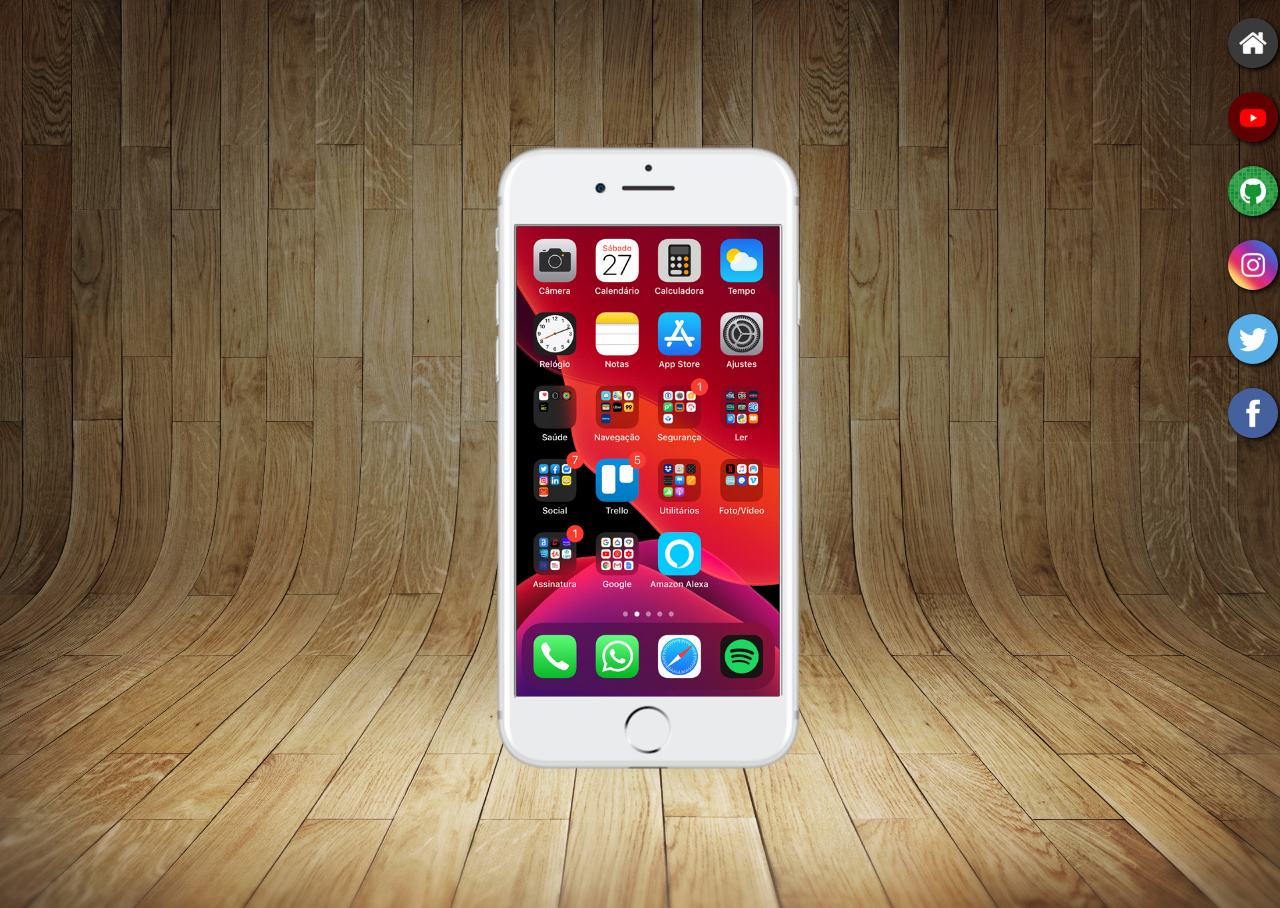
<file: index.html>
<!DOCTYPE html>
<html lang="pt-br">
<head>
    <meta charset="UTF-8">
    <meta http-equiv="X-UA-Compatible" content="IE=edge">
    <meta name="viewport" content="width=device-width, initial-scale=1.0">
    <link rel="shortcut icon" href="favicon.ico" type="image/x-icon">
    <title>Projeto Redes Sociais</title>
    <link rel="stylesheet" href="estilos/style.css">
</head>
<body>
    <main>
        <section id="telefone">
            <iframe src="home.html" name="tela" id="tela"></iframe>
        </section>
        <section id="redes-sociais">
            <a href="home.html" target="tela"><img src="imagens/logo-home.jpg" alt="Home"></a><br>
            <a href="youtube.html" target="tela"><img src="imagens/logo-youtube.jpg" alt="youtube"></a><br>
            <a href="github.html" target="tela"><img src="imagens/logo-github.jpg" alt="github"></a><br>
            <a href="instagram.html" target="tela"><img src="imagens/logo-instagram.jpg" alt="instagram"></a><br>
            <a href="twitter.html" target="tela"><img src="imagens/logo-twitter.jpg" alt="twitter"></a><br>
            <a href="facebook.html" target="tela"><img src="imagens/logo-facebook.jpg" alt="facebook"></a>
        </section>
    </main>
</body>
</html>
</file>
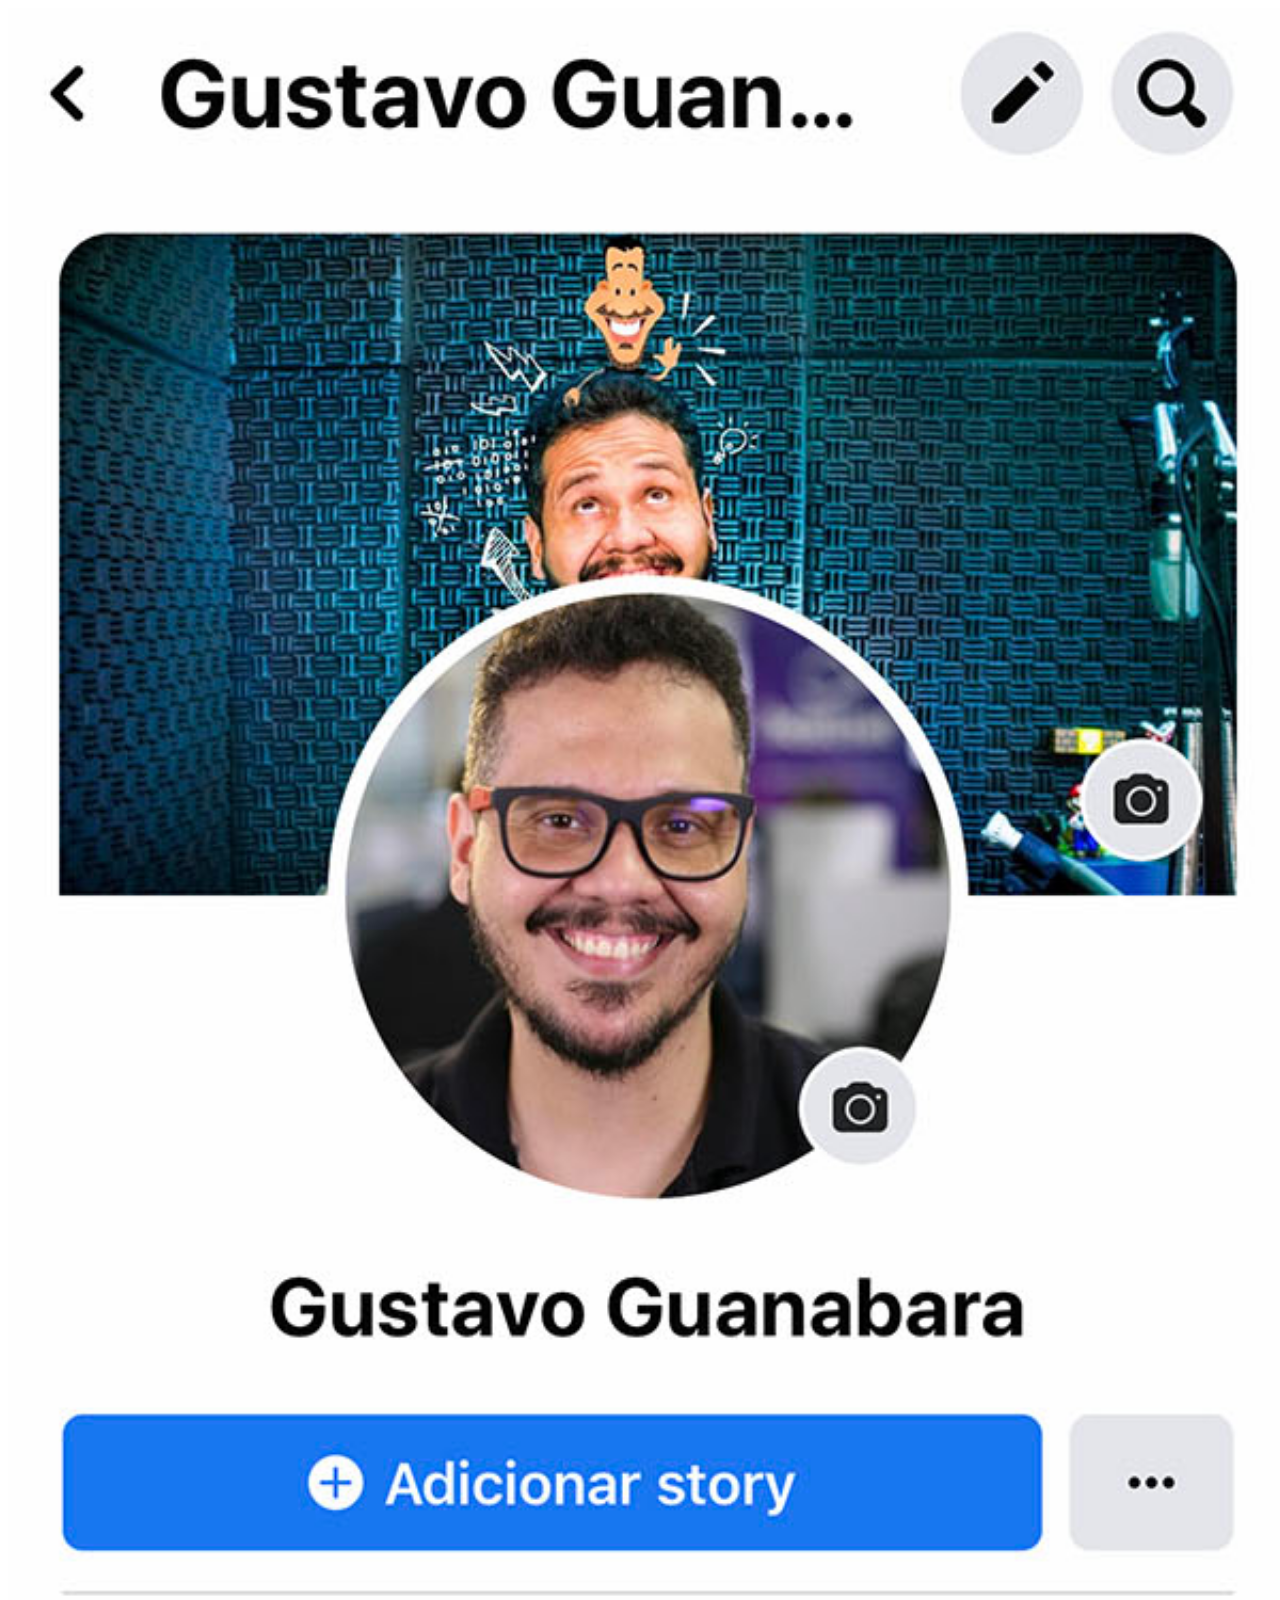
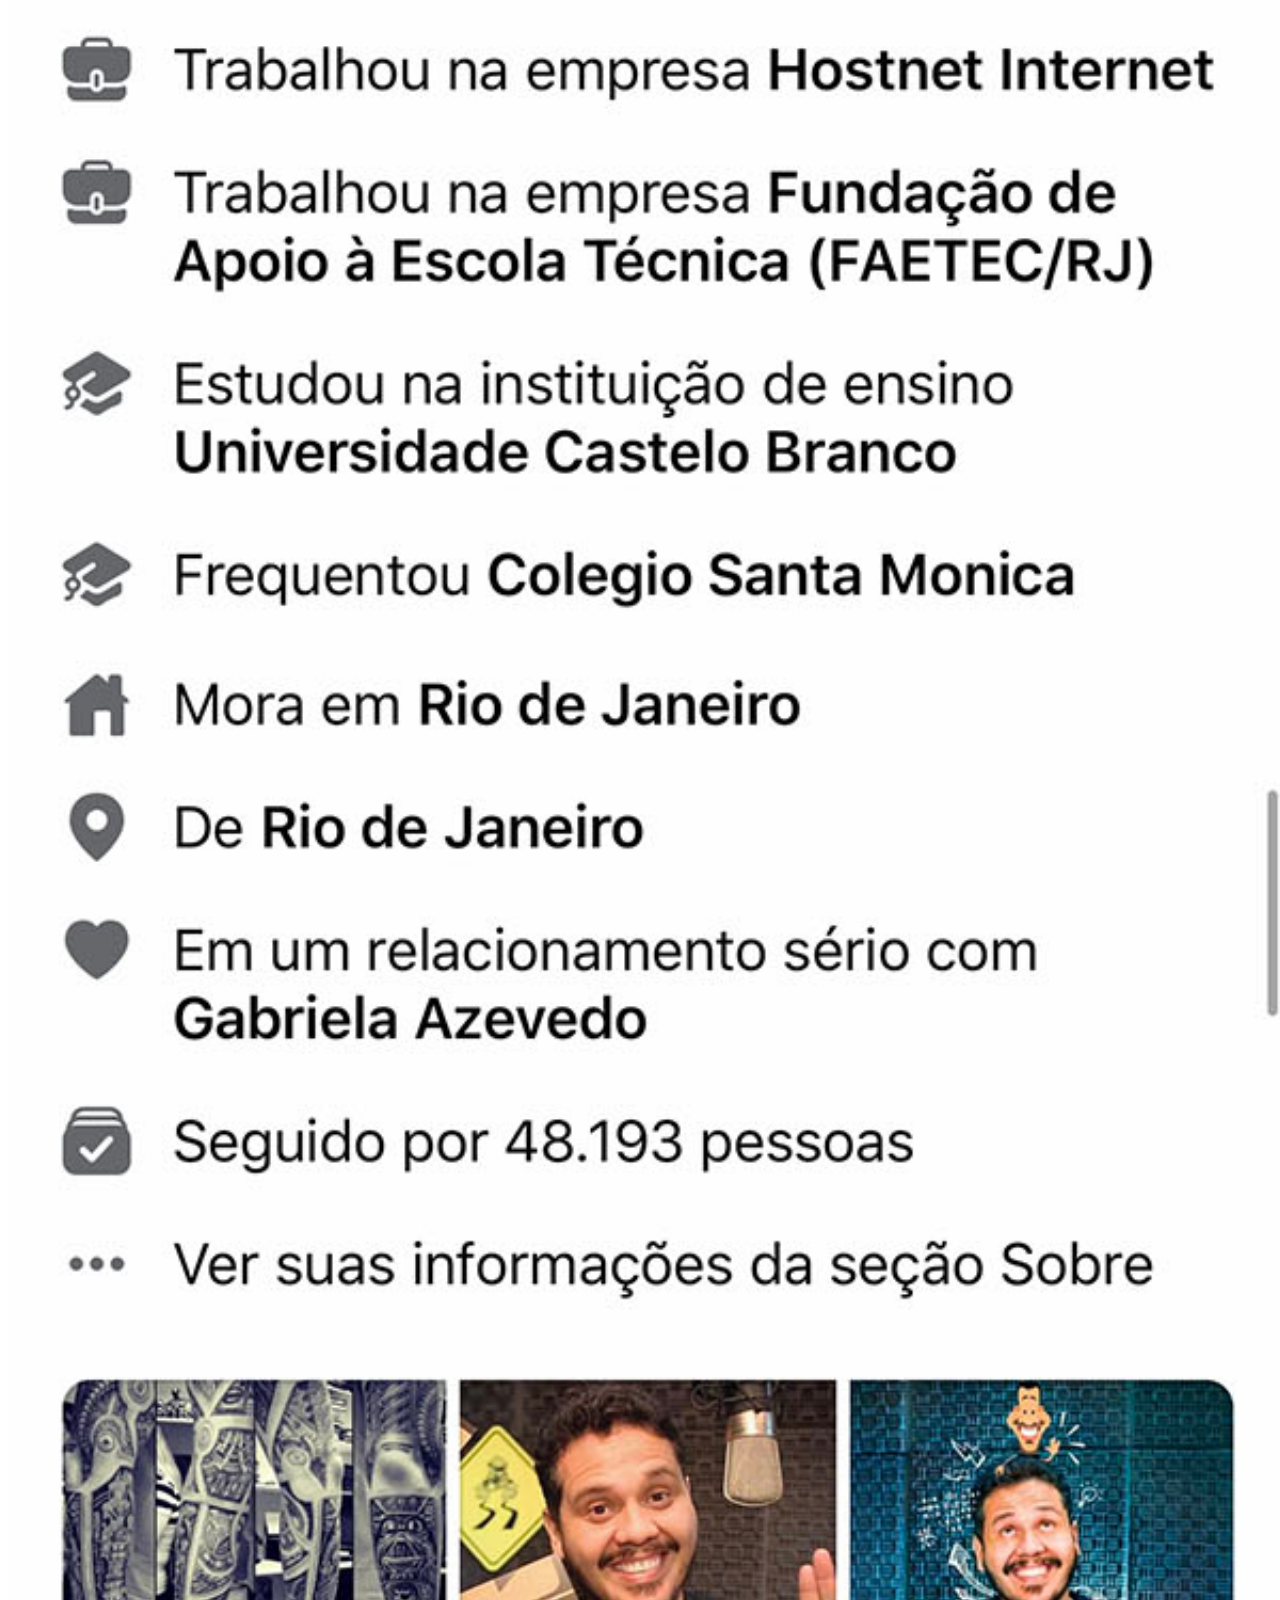
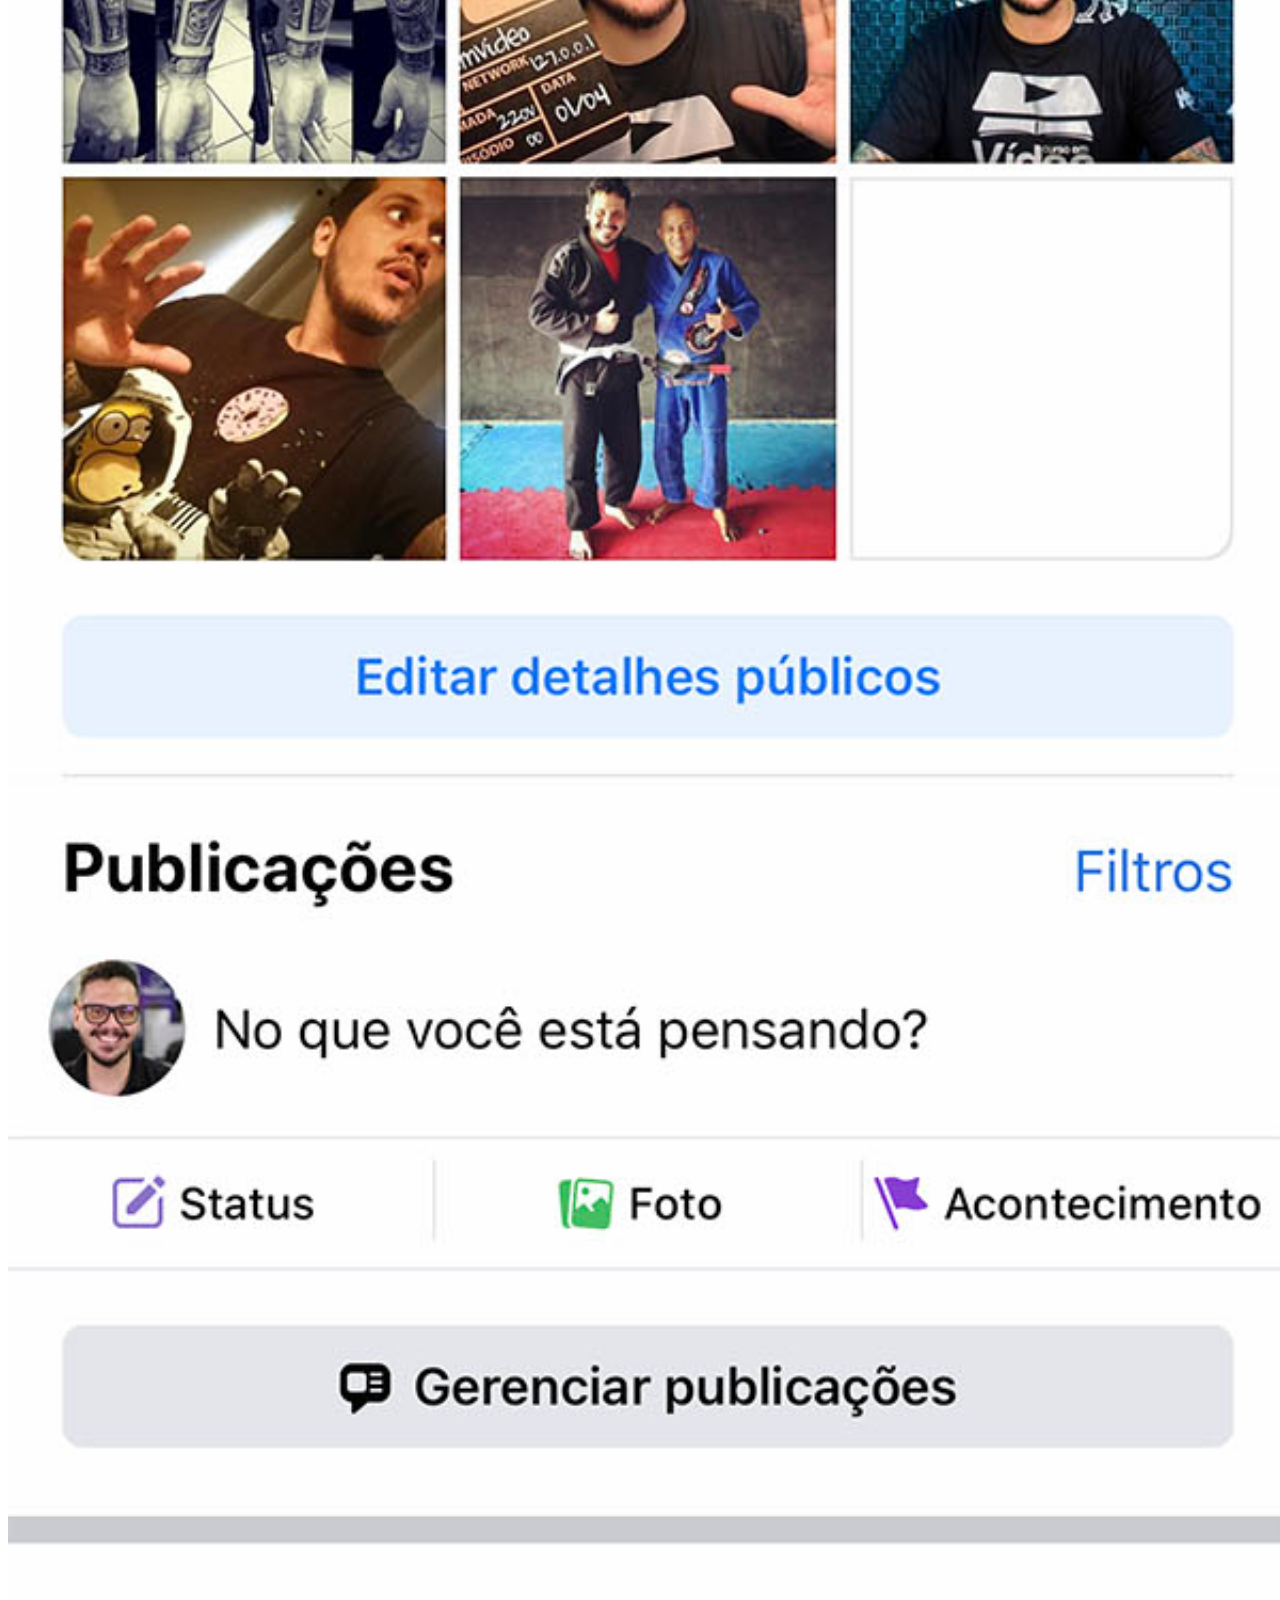
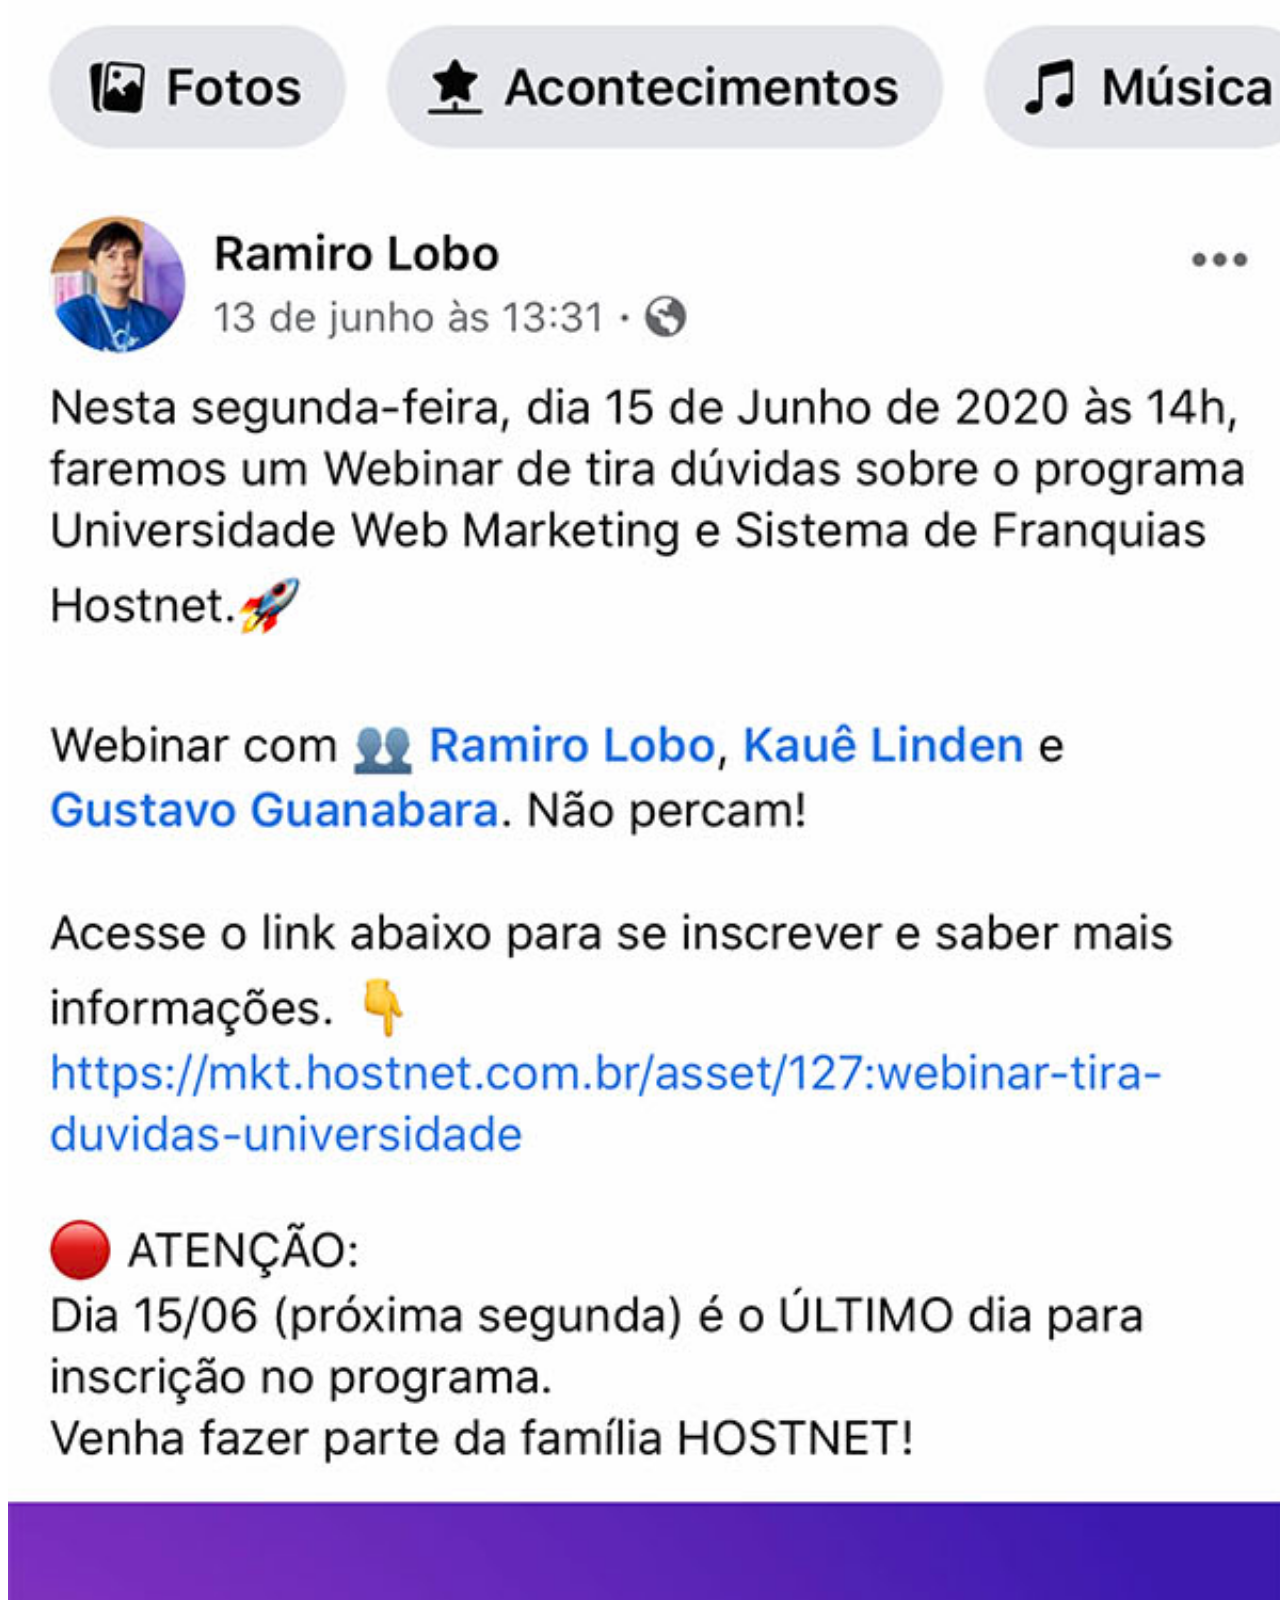
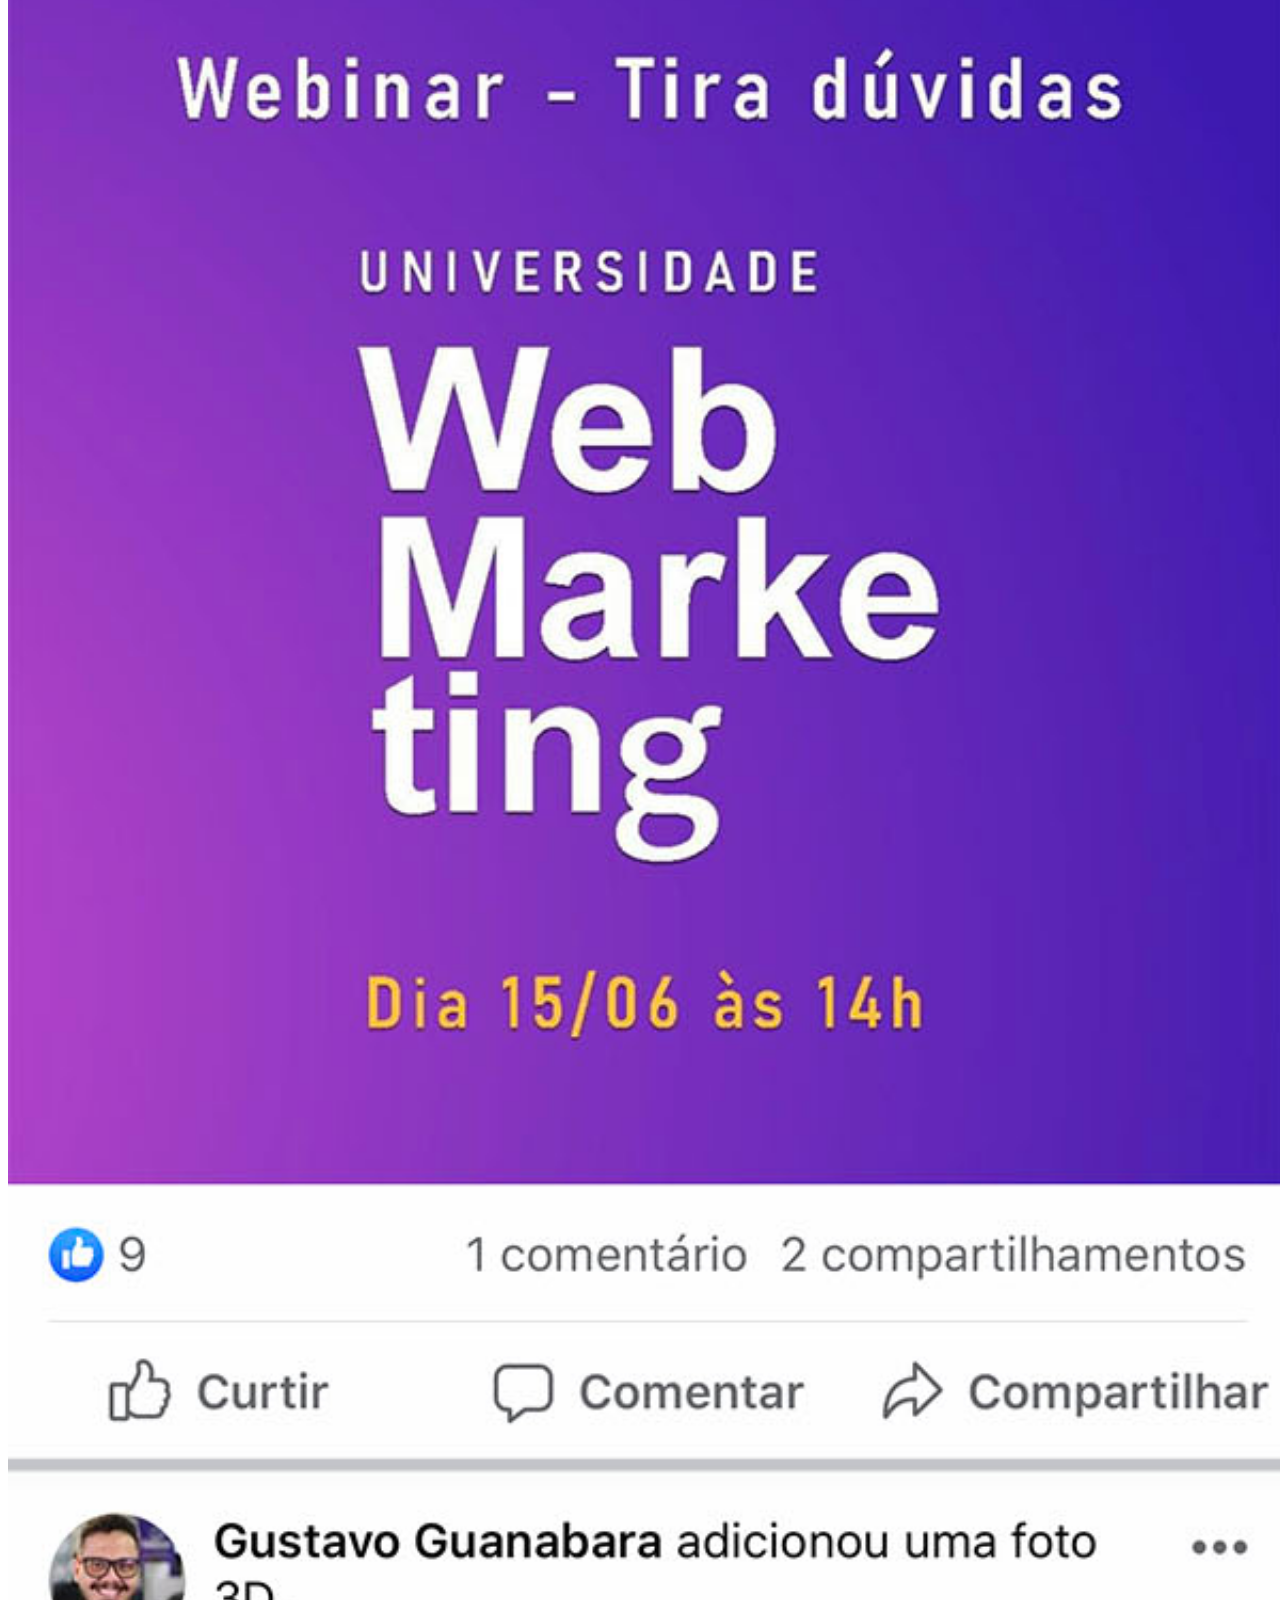
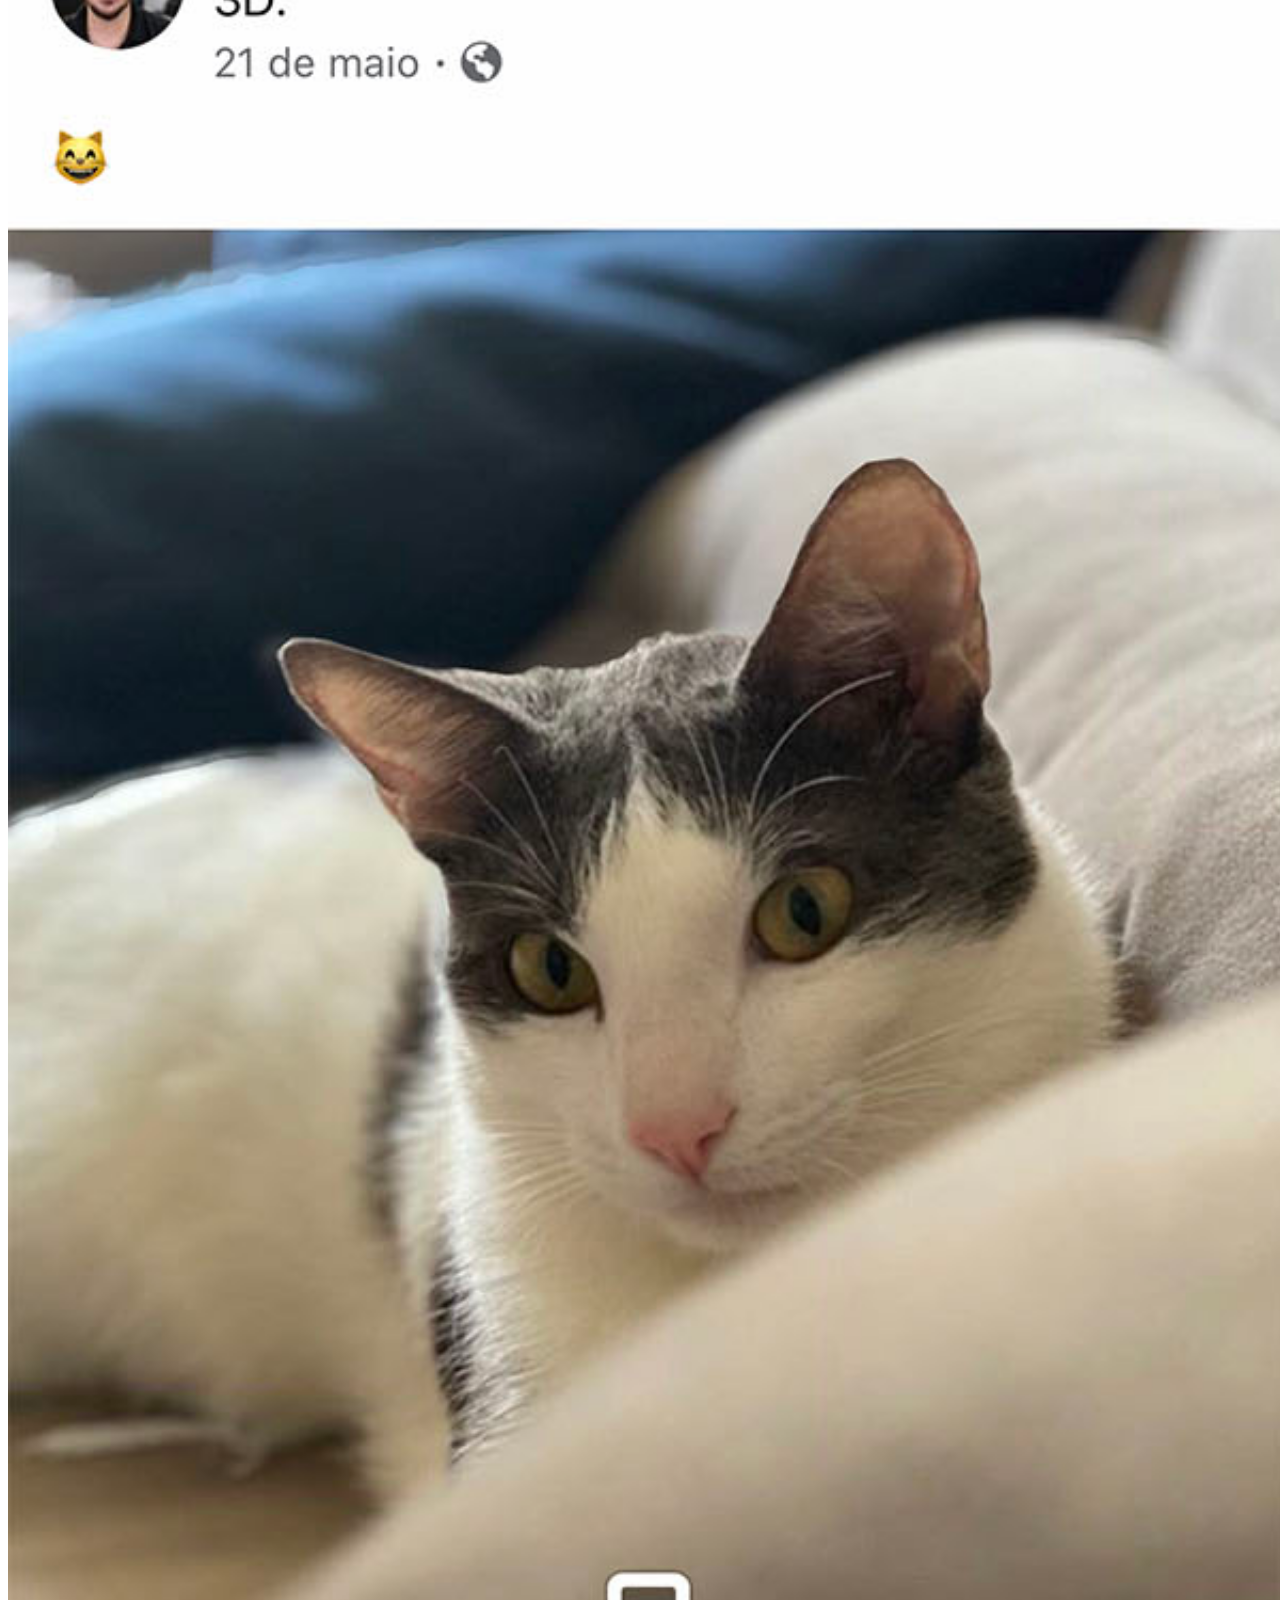
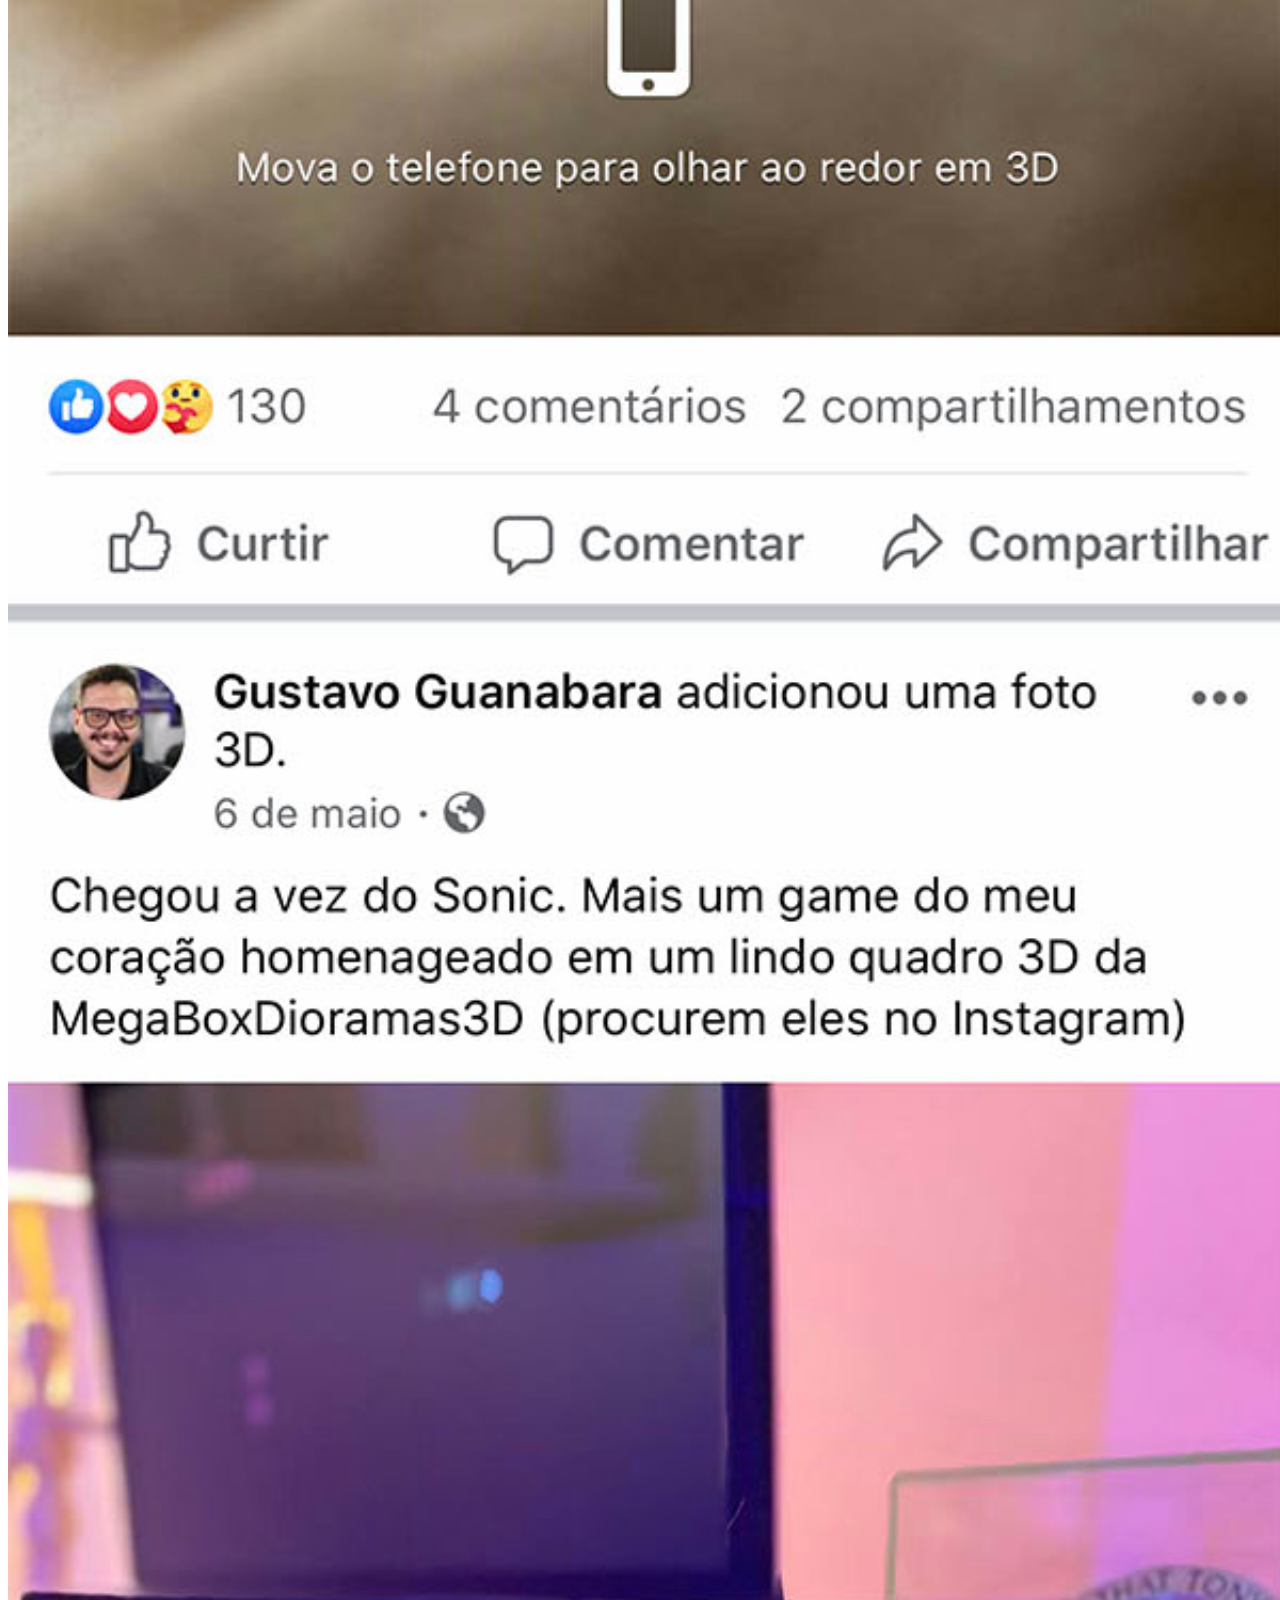
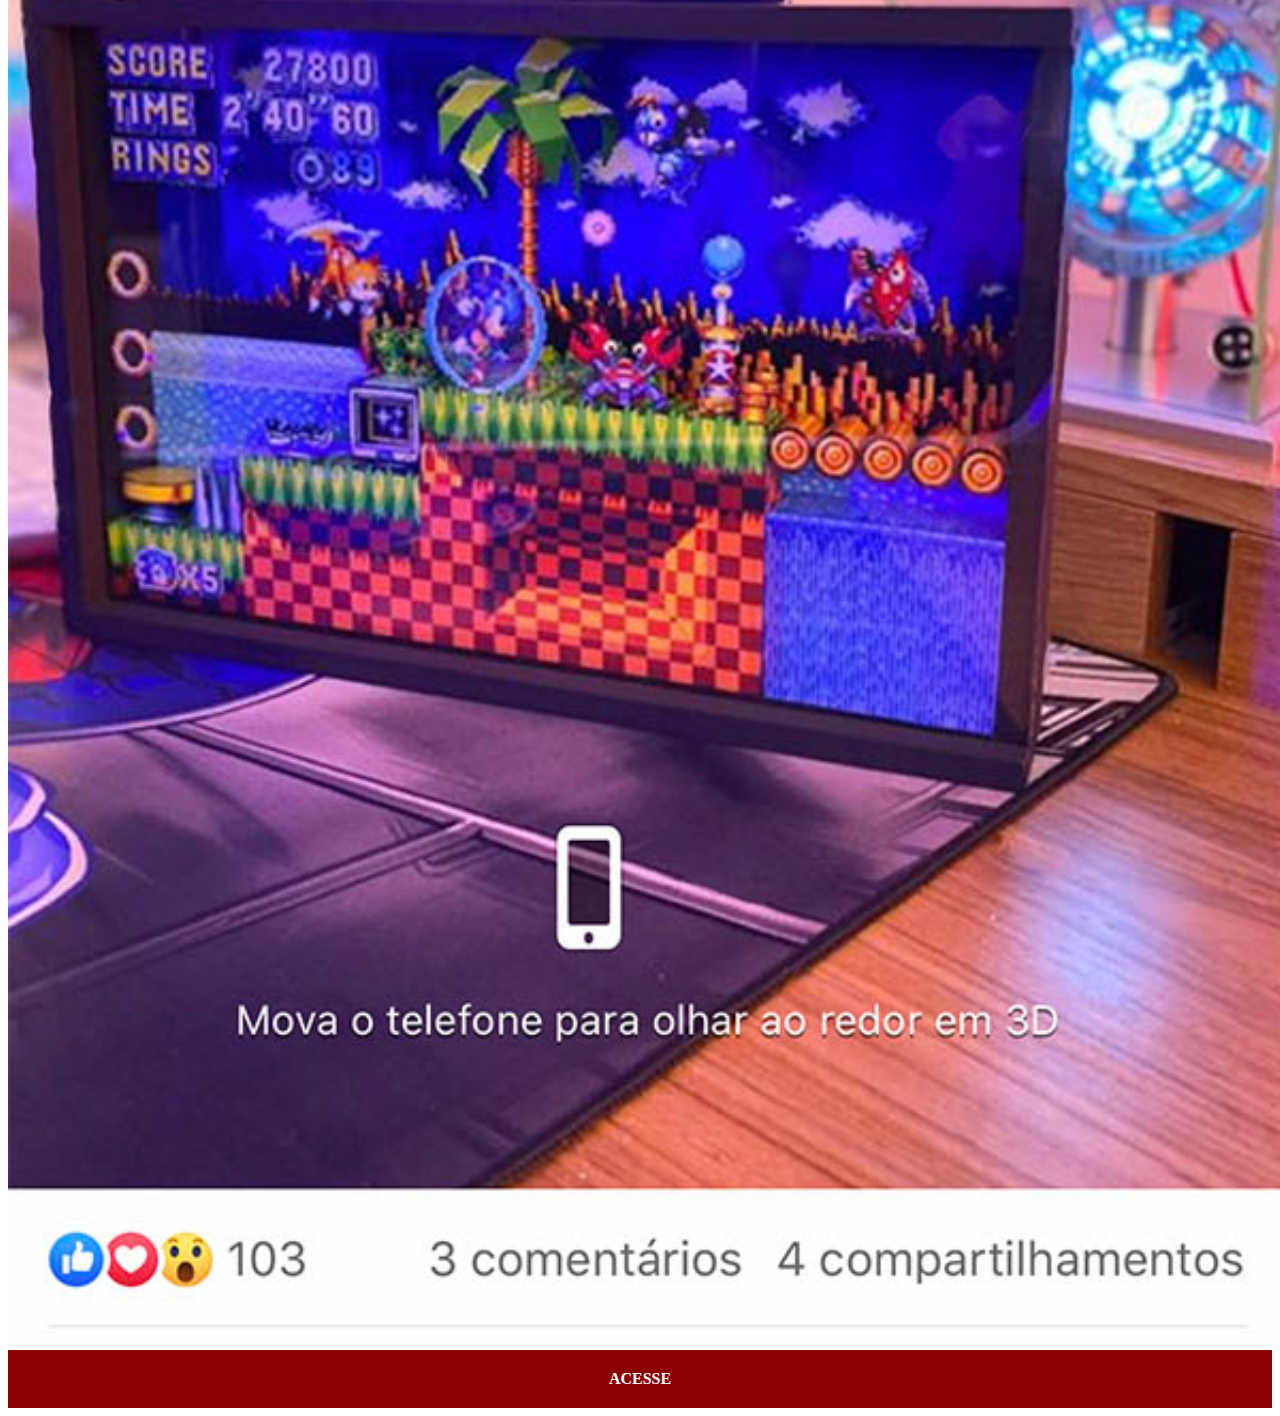
<file: facebook.html>
<!DOCTYPE html>
<html lang="pt-br">
<head>
    <meta charset="UTF-8">
    <meta http-equiv="X-UA-Compatible" content="IE=edge">
    <meta name="viewport" content="width=device-width, initial-scale=1.0">
    <title>facebook</title>
    <link rel="stylesheet" href="estilos/social.css">
</head>
<body>
    <img src="imagens/tela-facebook.jpg" alt="facebook">
    <a href="https://www.facebook.com/CursosEmVideo/?locale=pt_BR" target="_
    ">ACESSE</a>
</body>
</html>
</file>
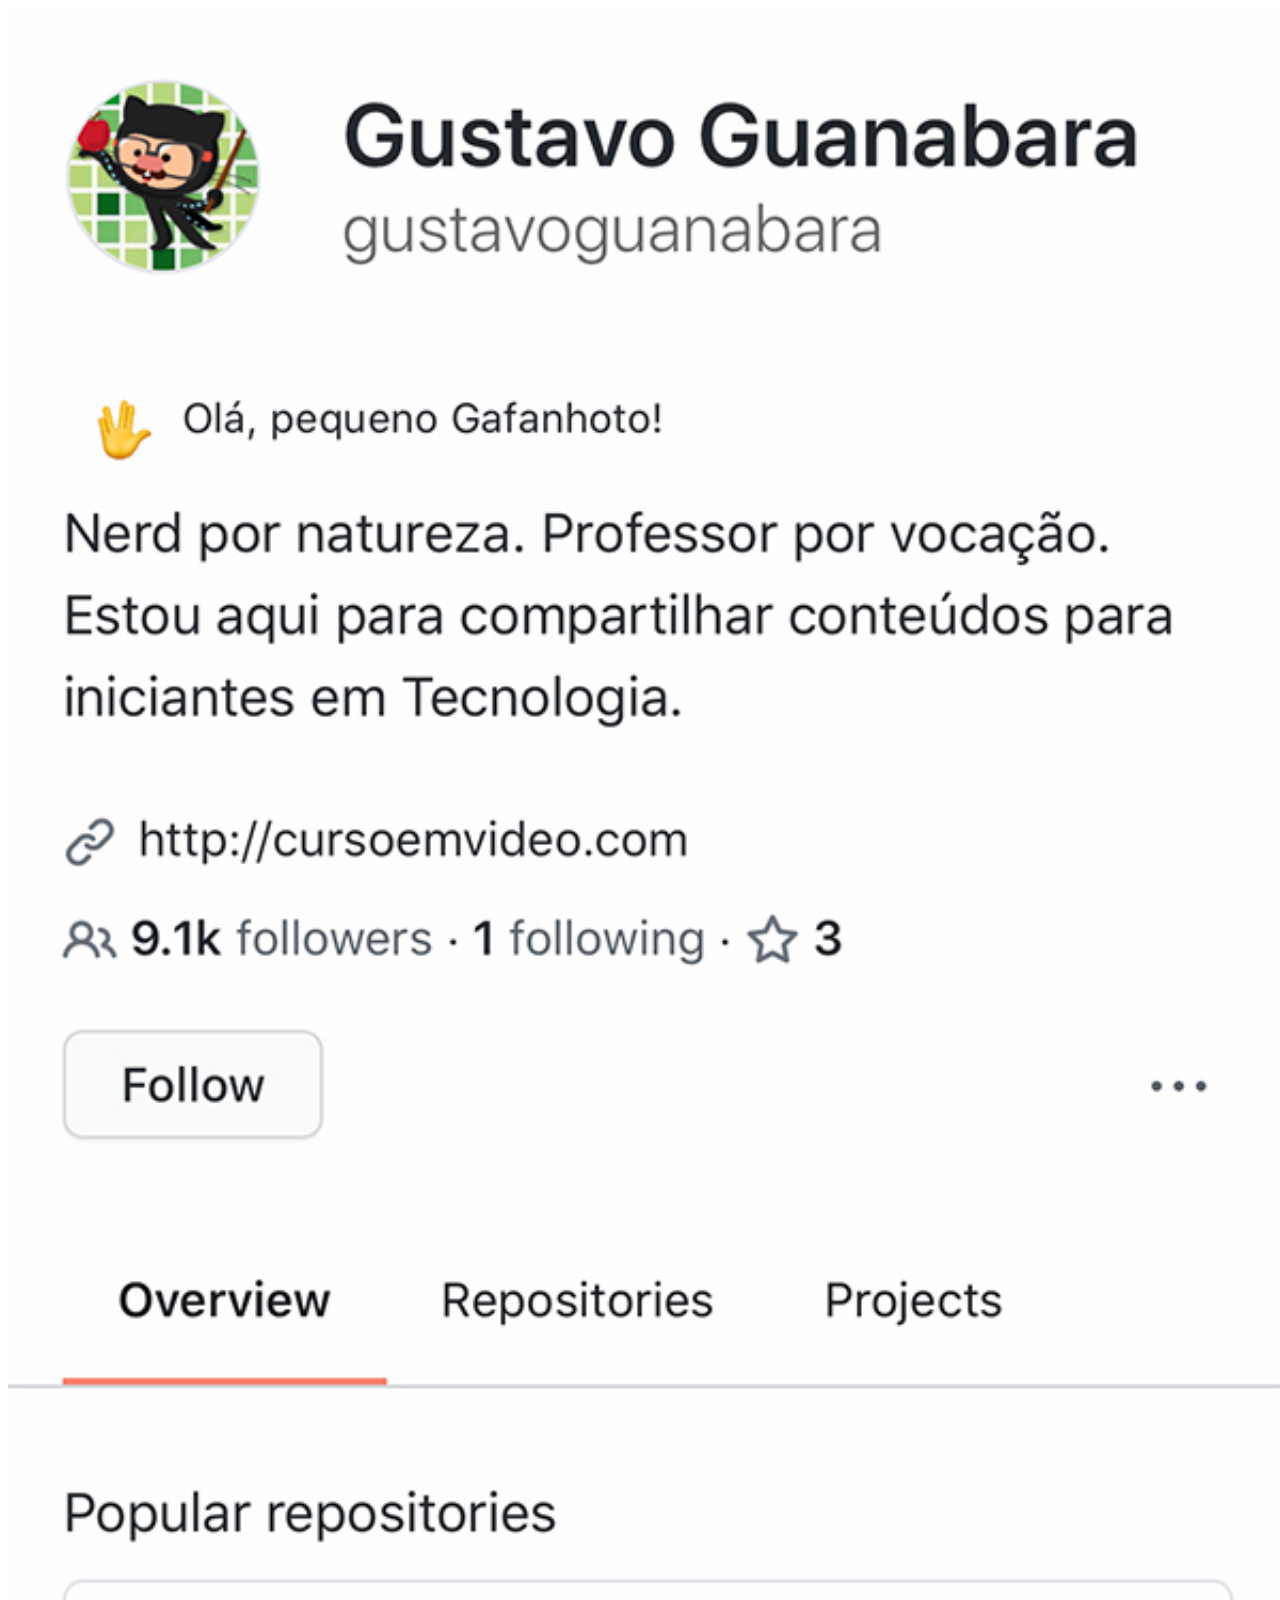
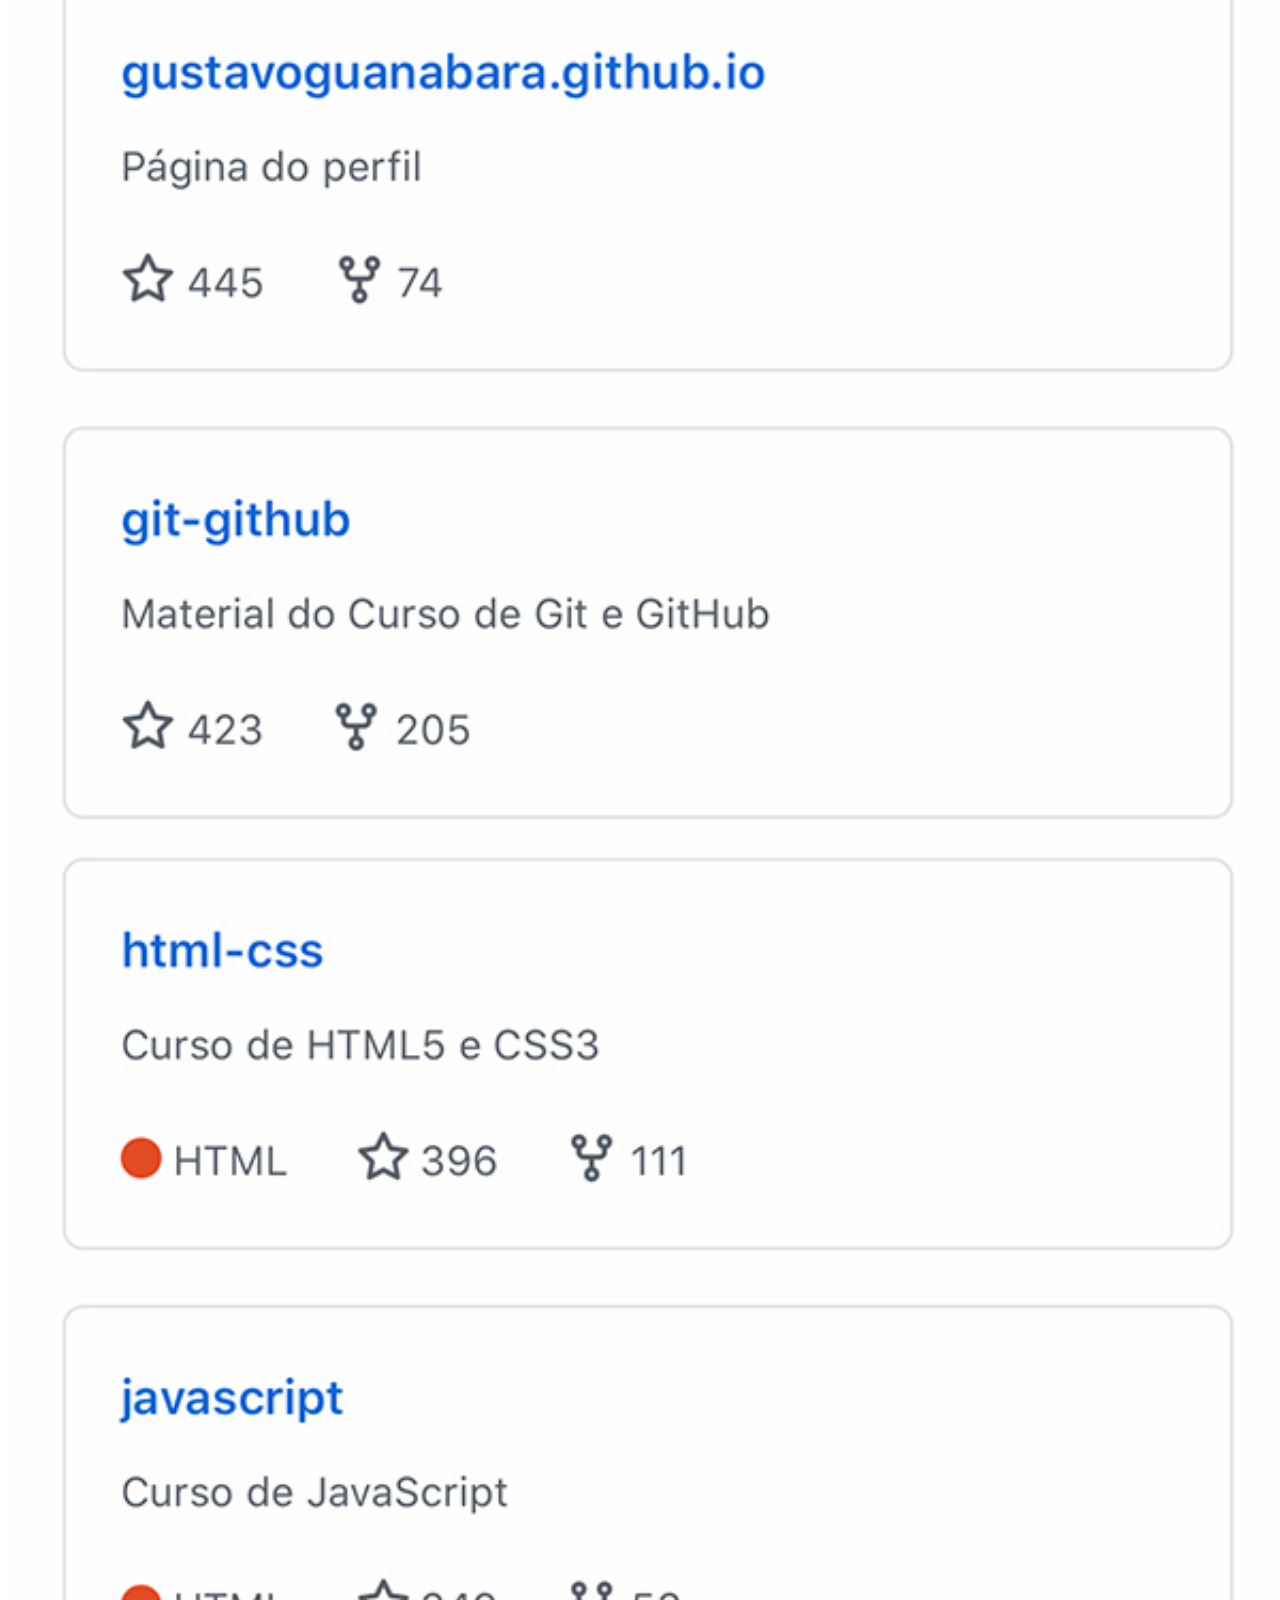
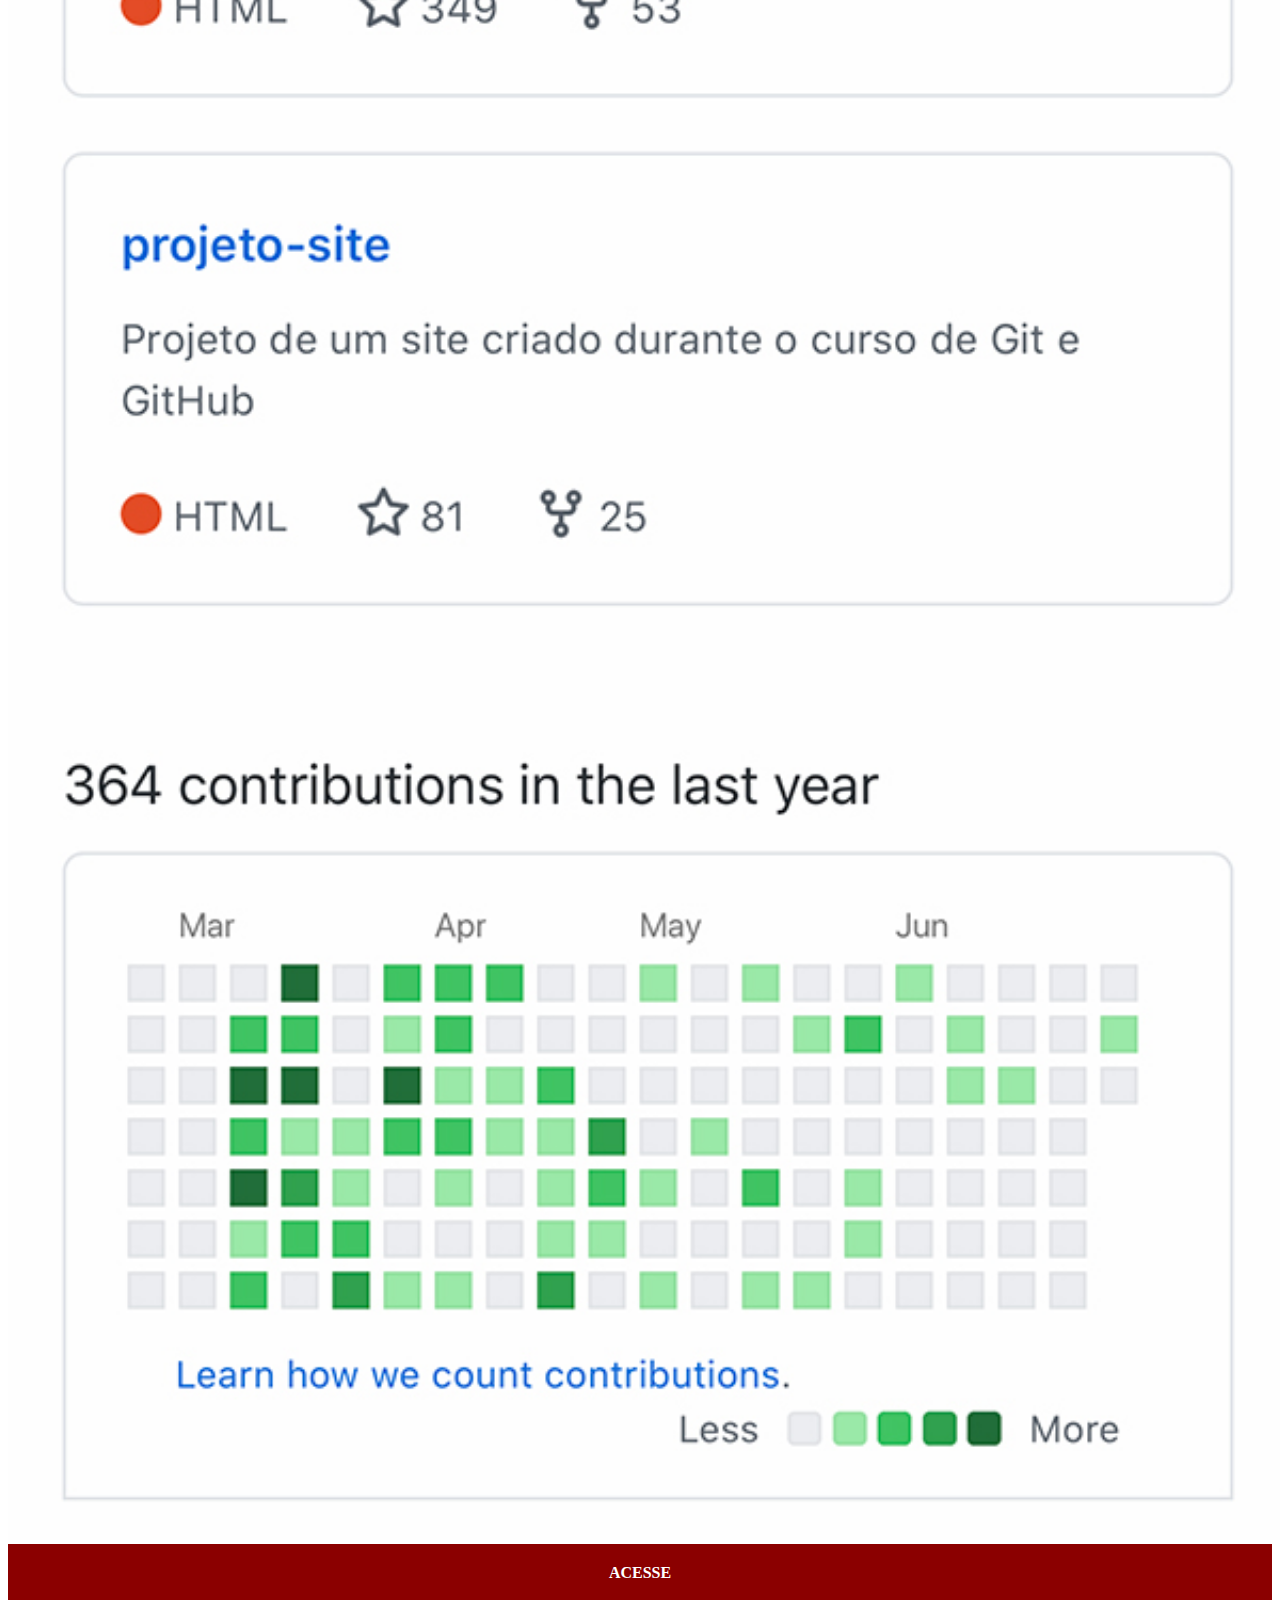
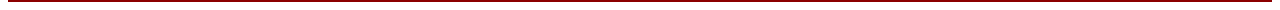
<file: github.html>
<!DOCTYPE html>
<html lang="pt-br">
<head>
    <meta charset="UTF-8">
    <meta http-equiv="X-UA-Compatible" content="IE=edge">
    <meta name="viewport" content="width=device-width, initial-scale=1.0">
    <title>GitHub</title>
    <link rel="stylesheet" href="estilos/social.css">
</head>
<body>
    <img src="imagens/tela-github.jpg" alt="github">
    <a href="https://github.com/gustavoguanabara" target="_blank">ACESSE</a>
</body>
</html>
</file>
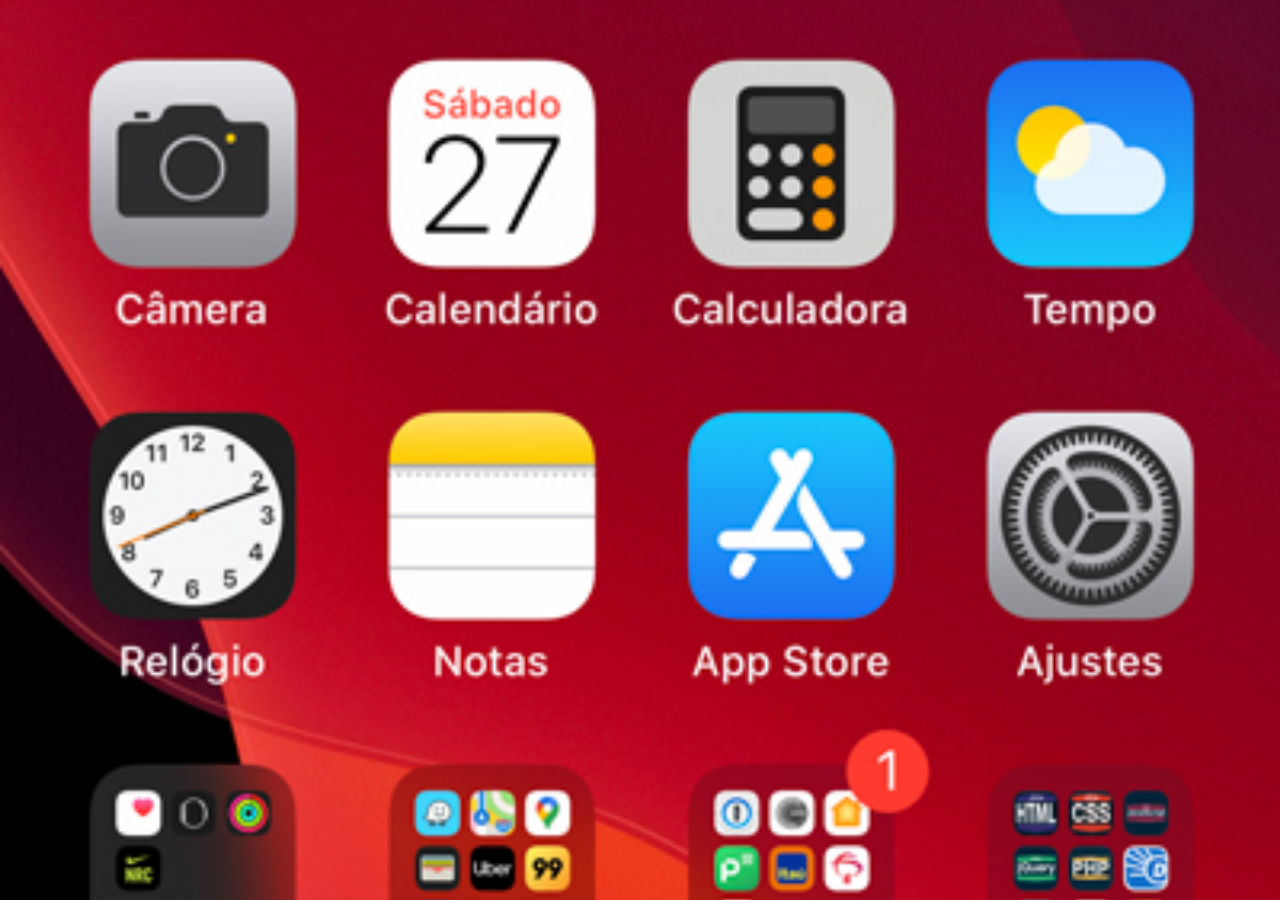
<file: home.html>
<!DOCTYPE html>
<html lang="pt-br">
<head>
    <meta charset="UTF-8">
    <meta http-equiv="X-UA-Compatible" content="IE=edge">
    <meta name="viewport" content="width=device-width, initial-scale=1.0">
    <title>Home</title>
    <style>
        *{
            margin: 0px;
            padding: 0px;
        }

        body{
            width: 100vw;
            height: 100vh;
            background: black url('imagens/tela-home.jpg') no-repeat top center;
            background-size: cover;
        }
    </style>
</head>
<body>
    
</body>
</html>
</file>
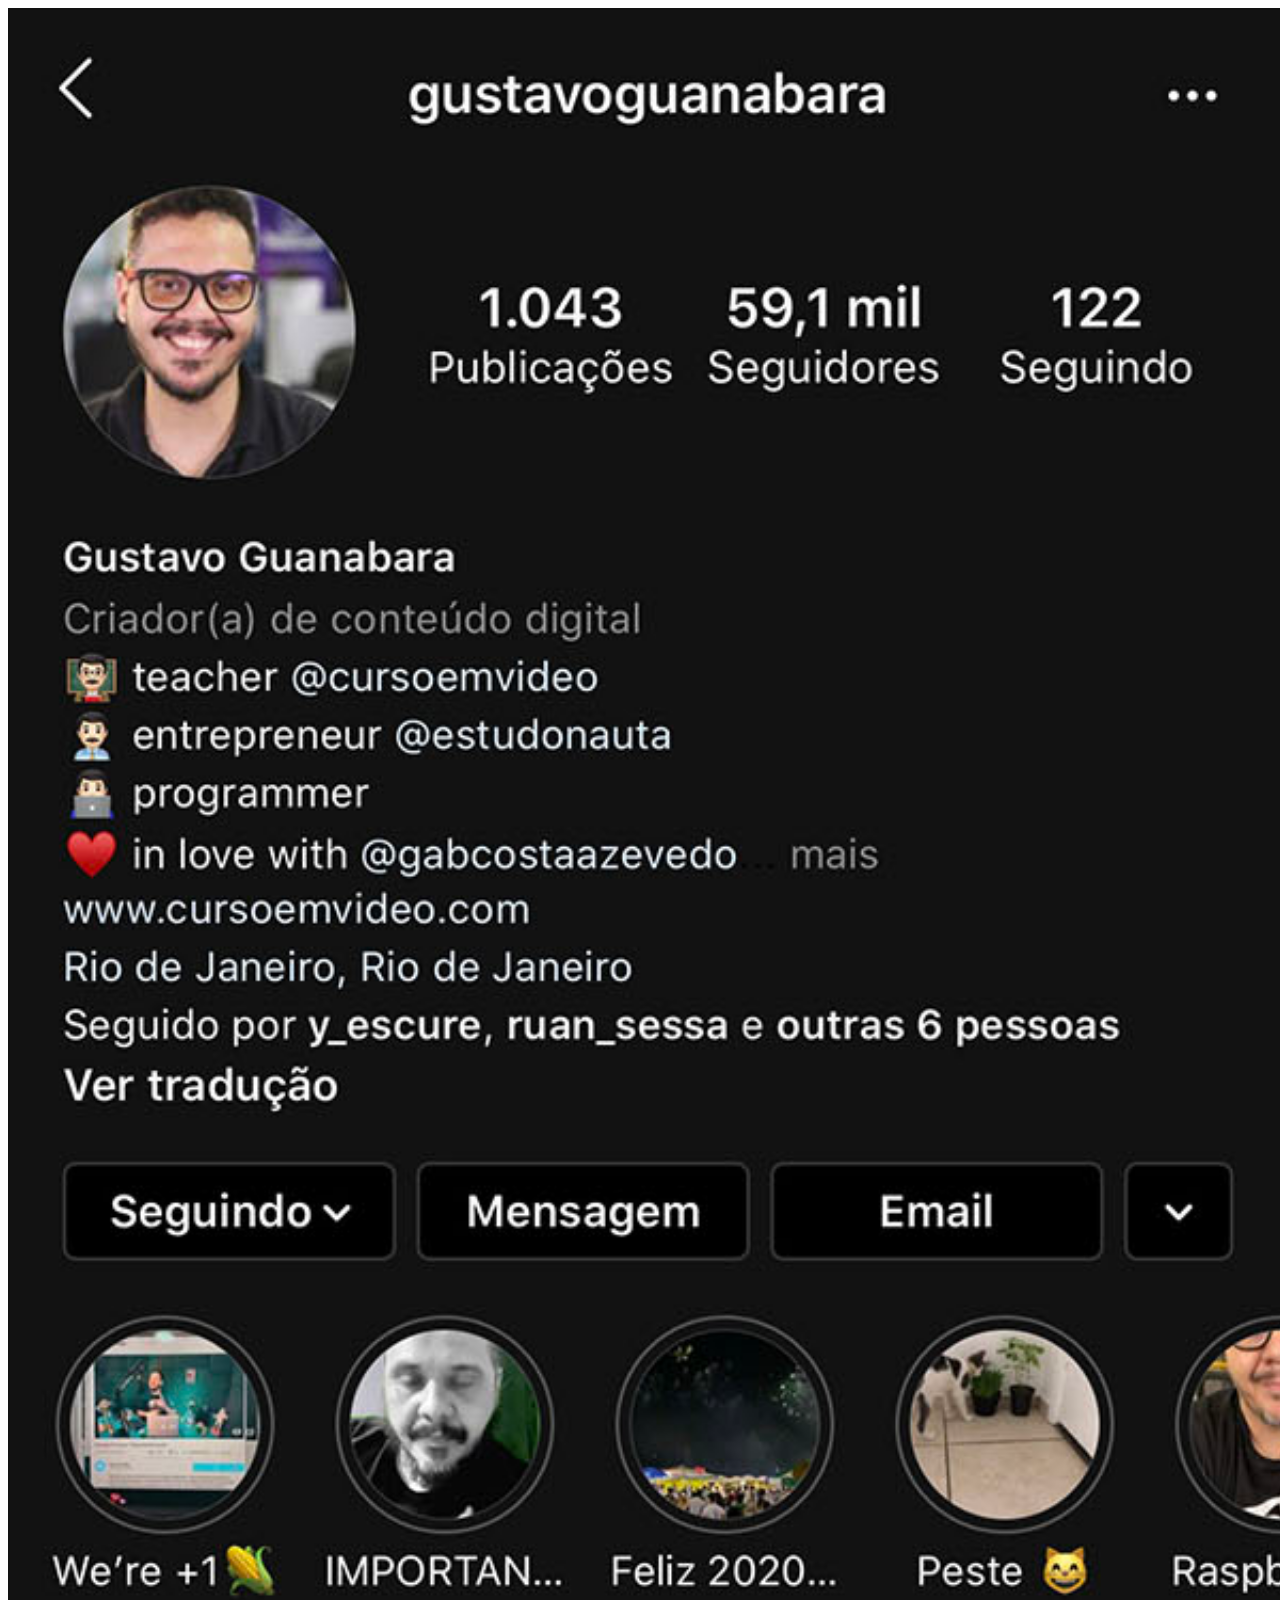
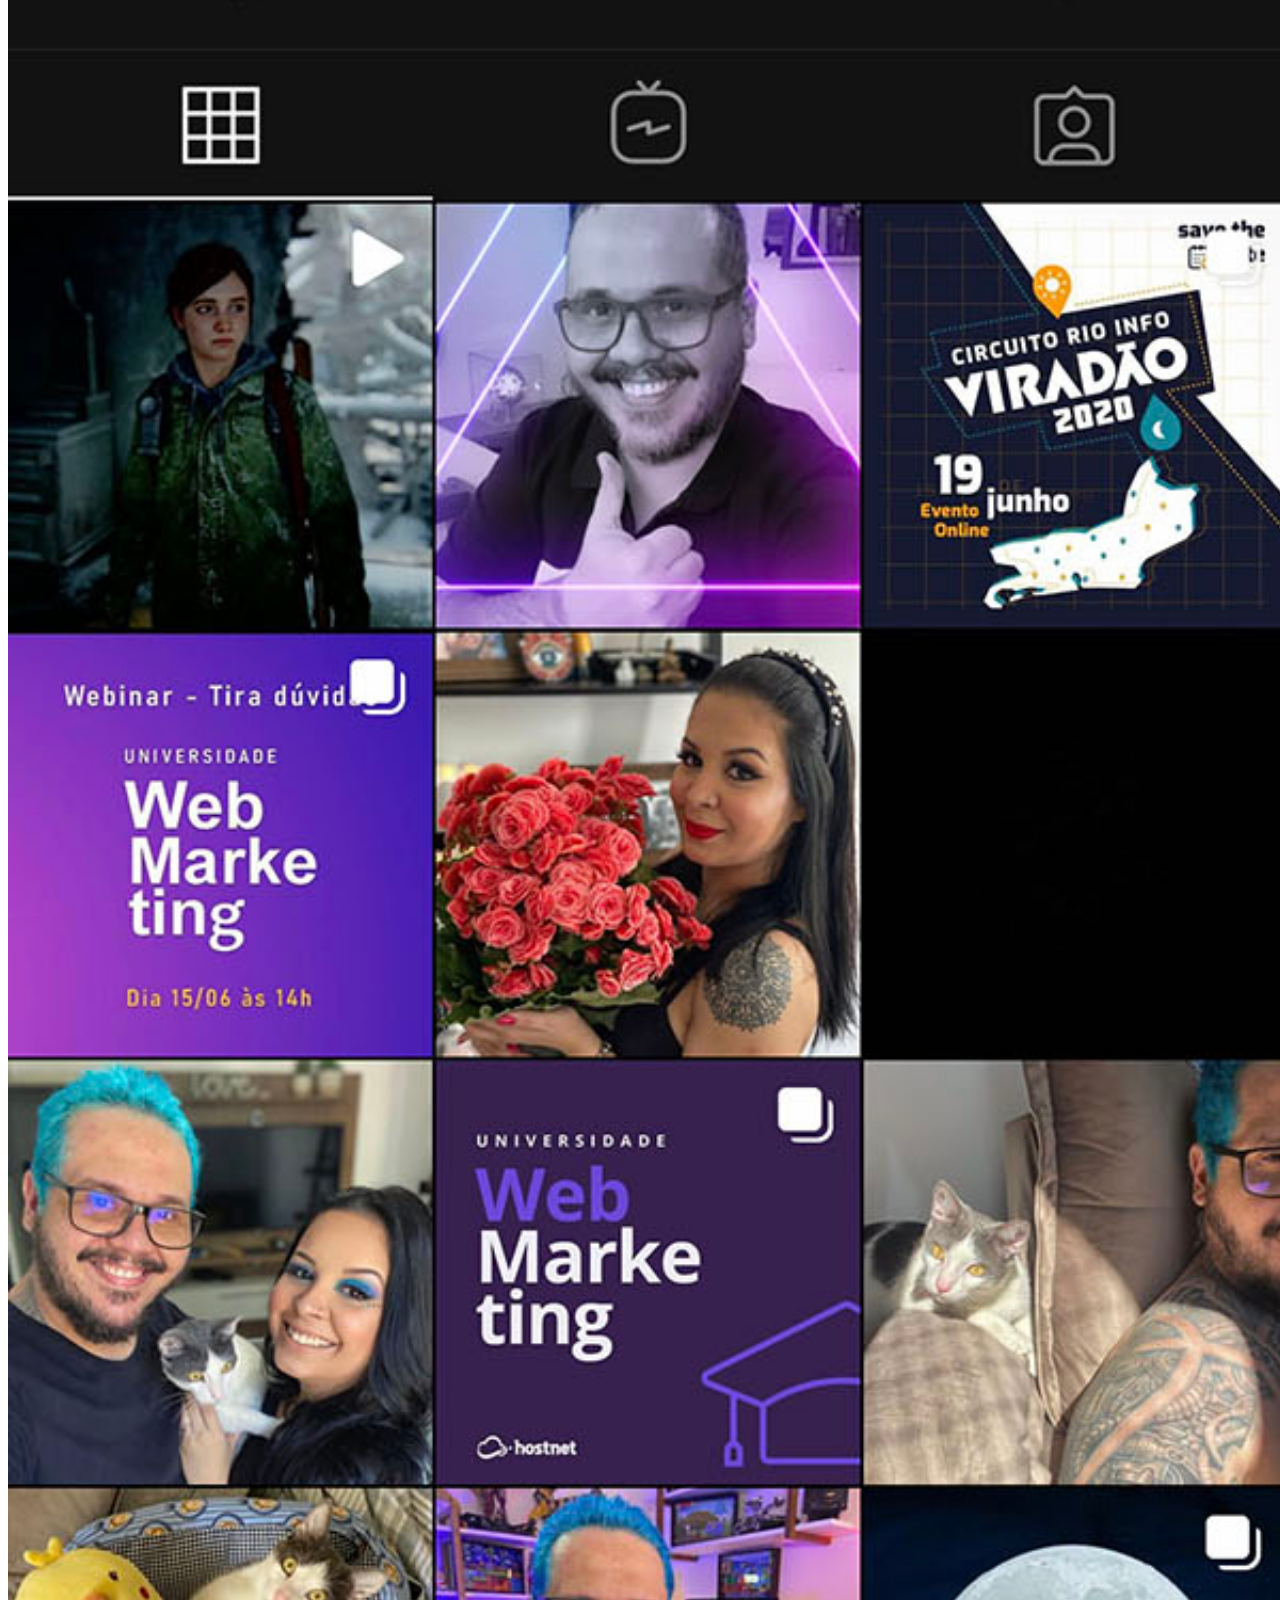
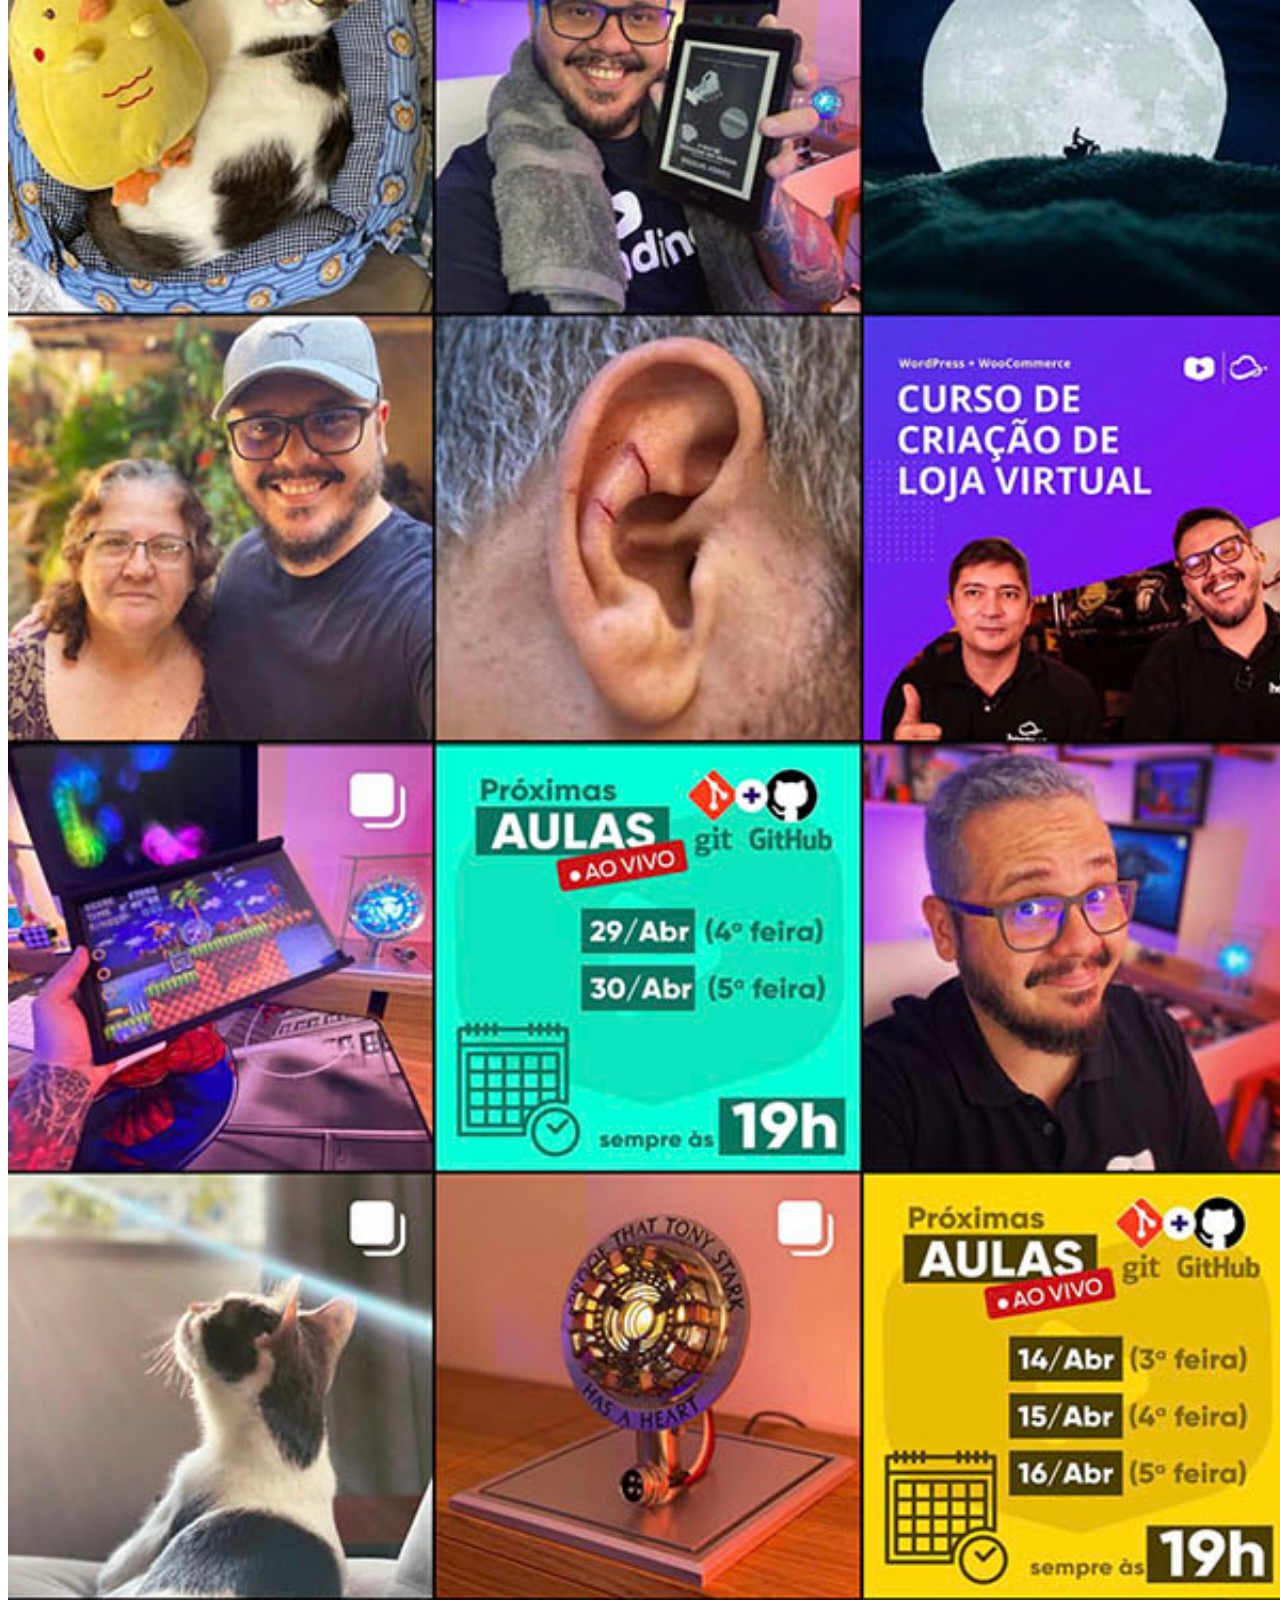
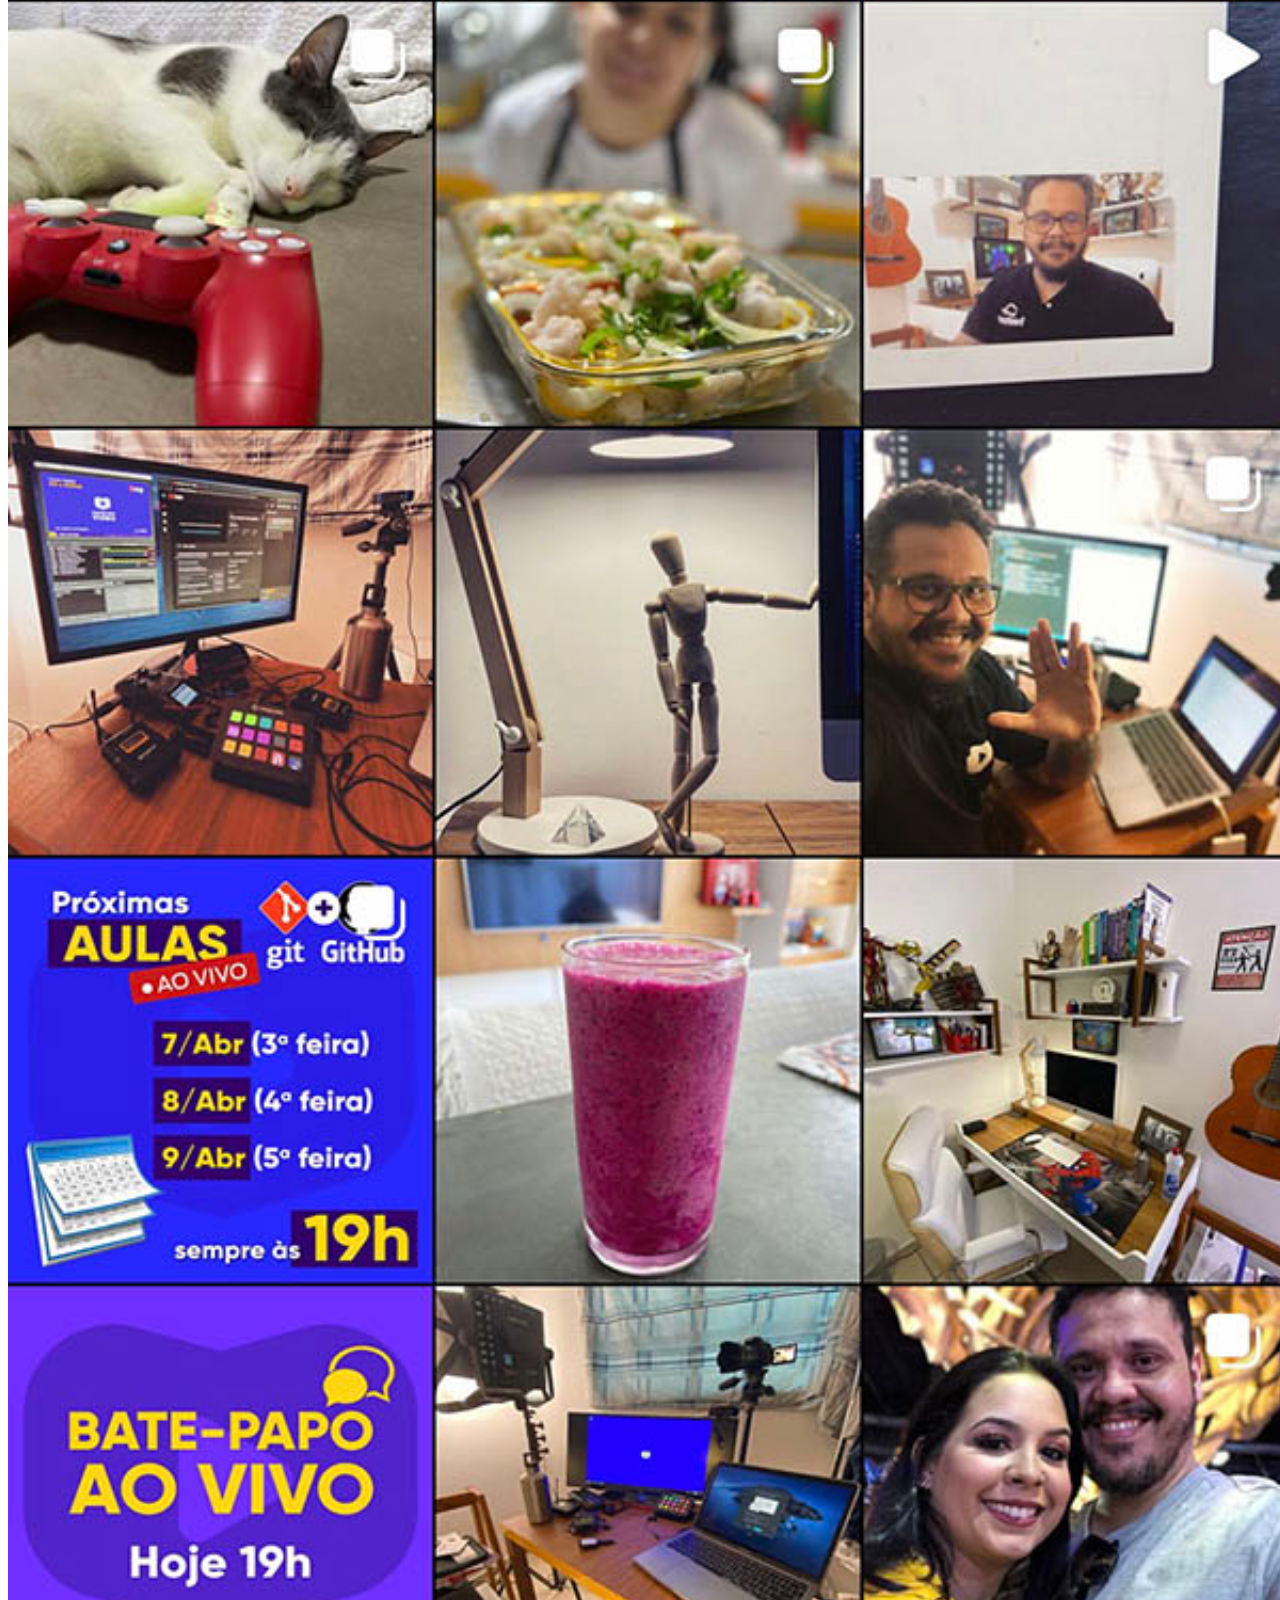
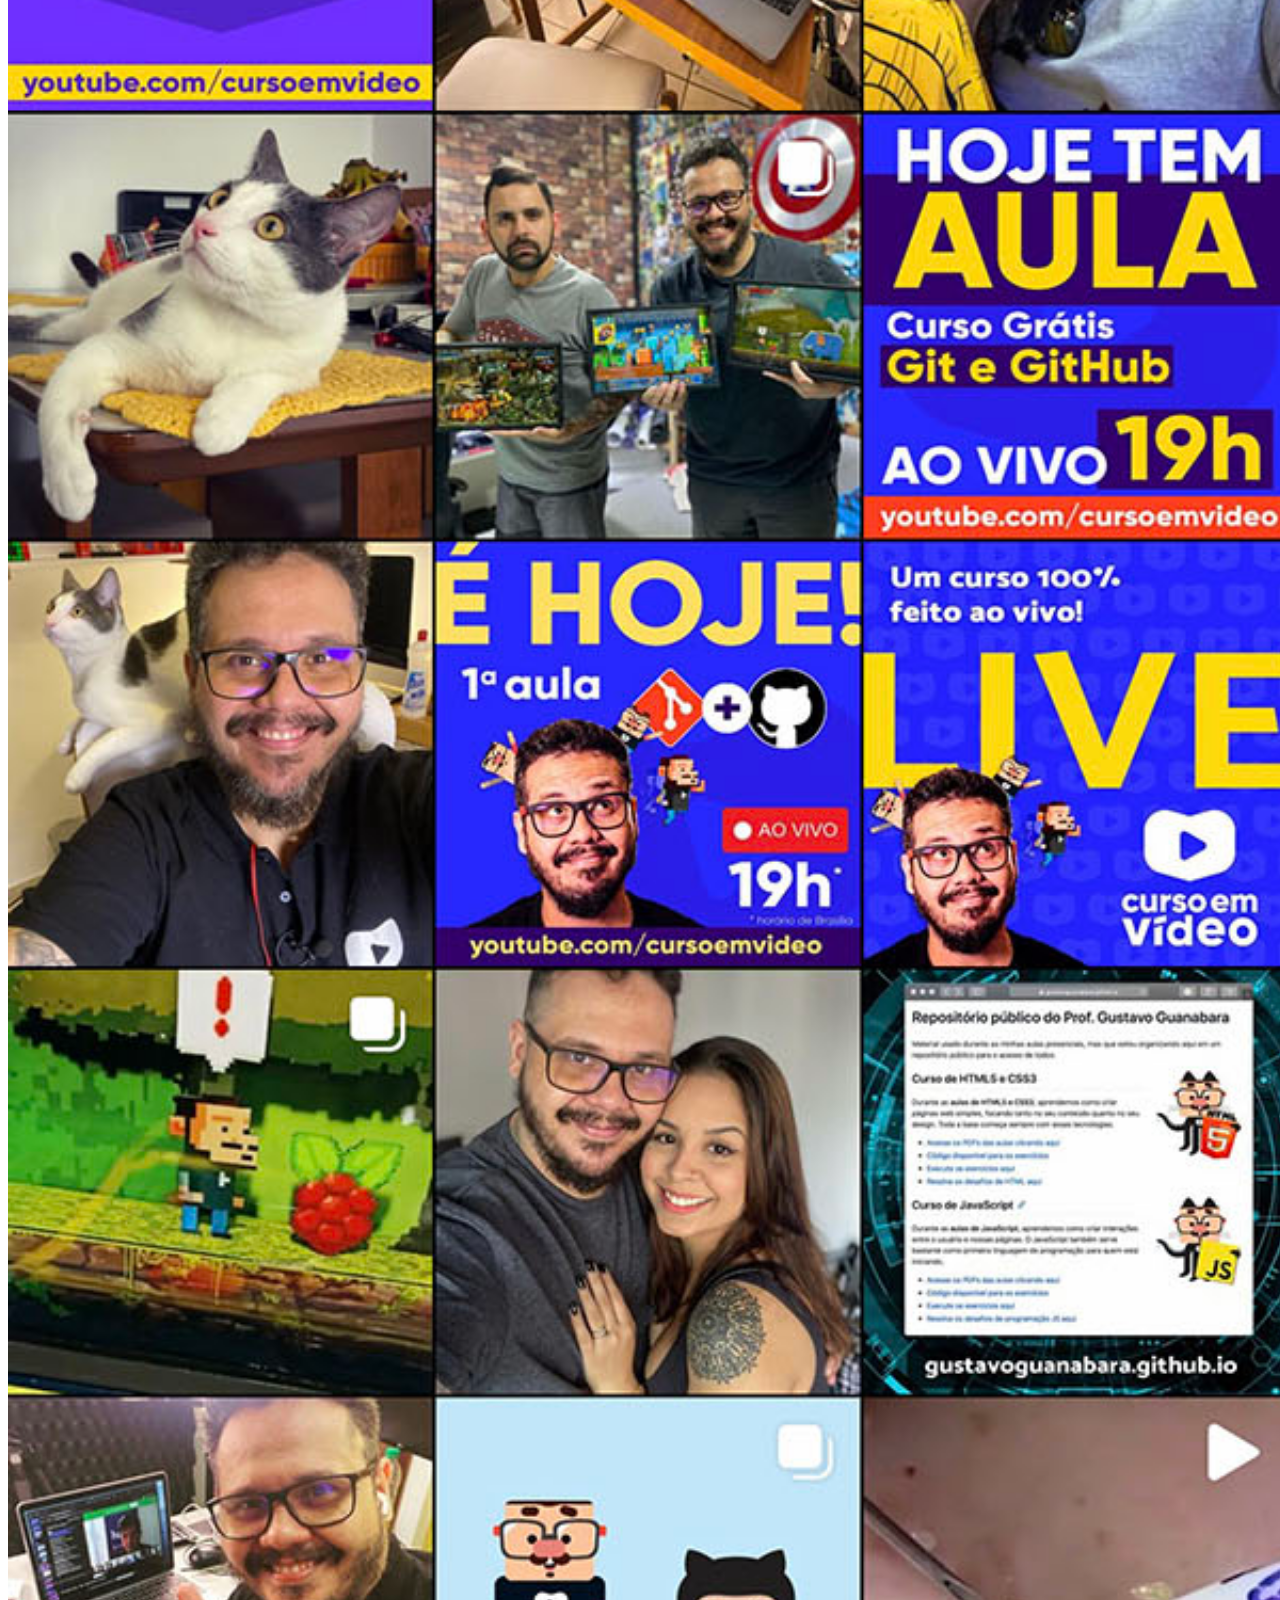
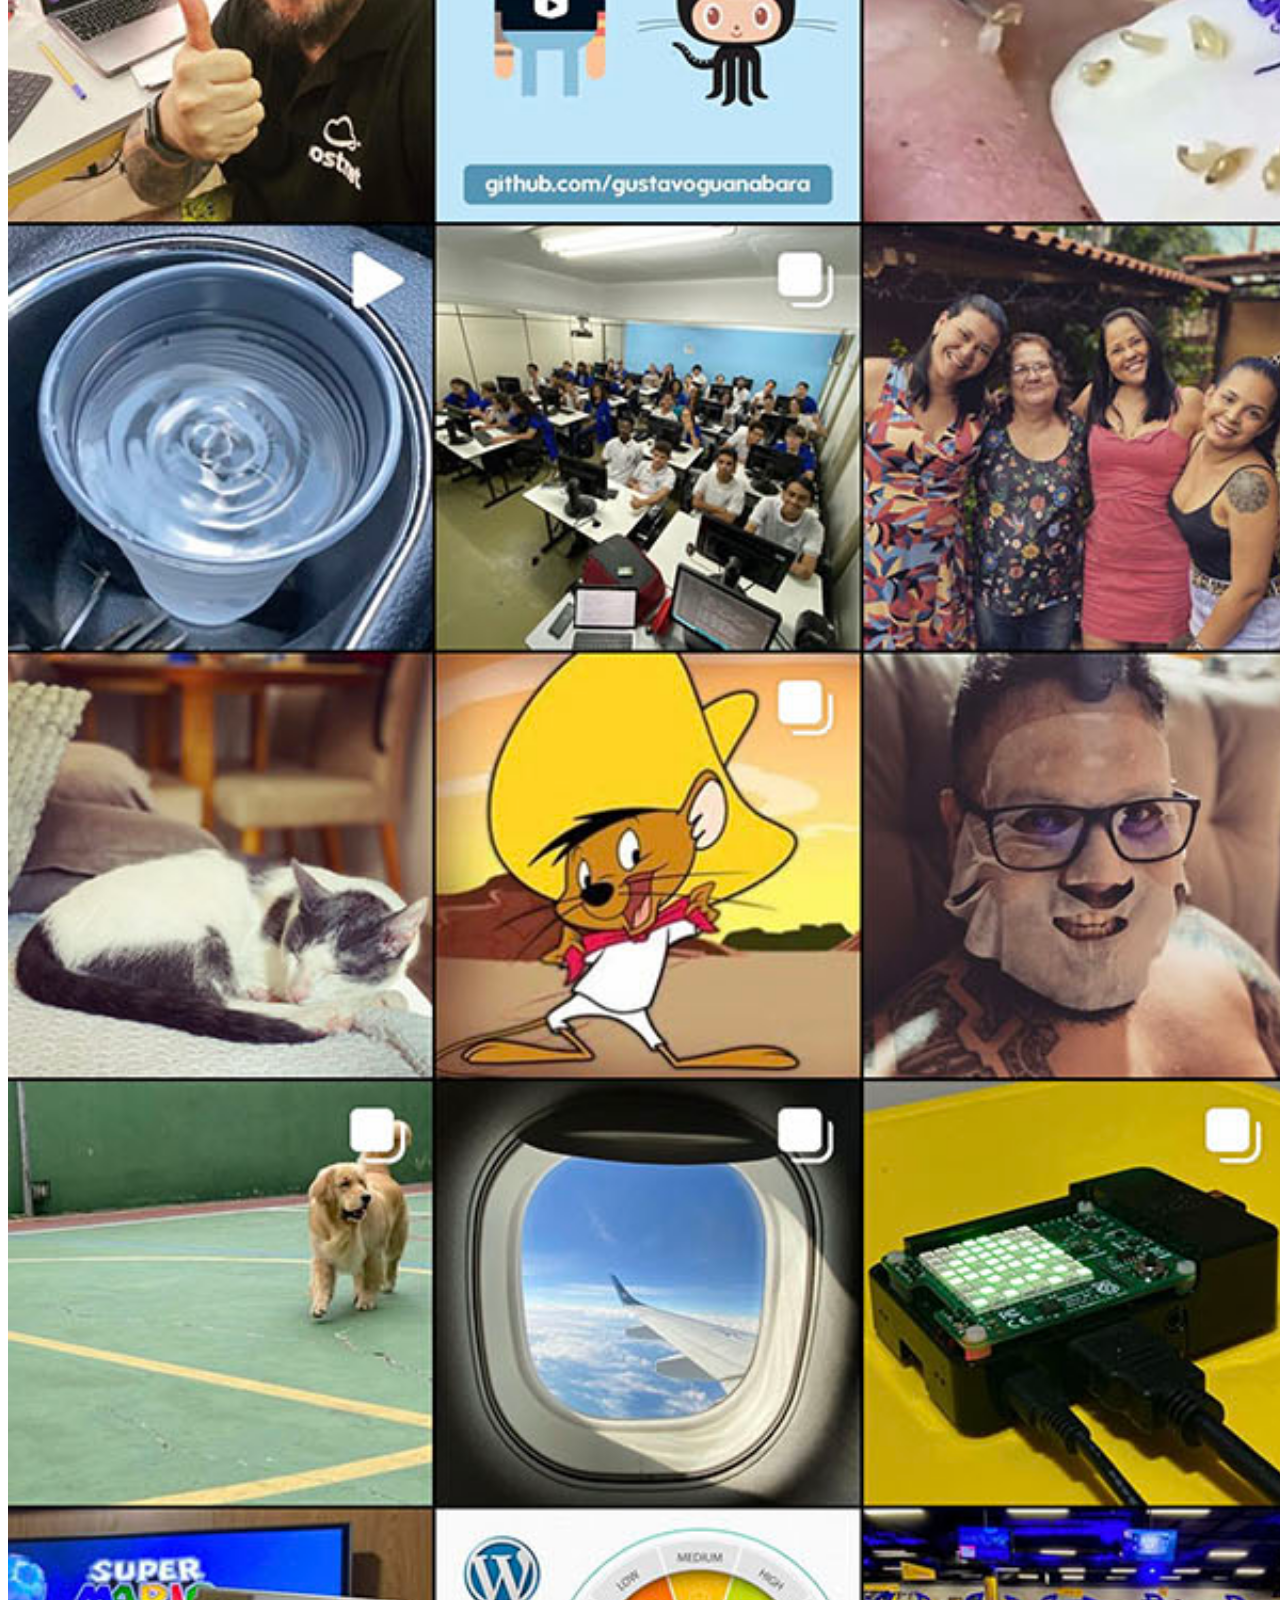
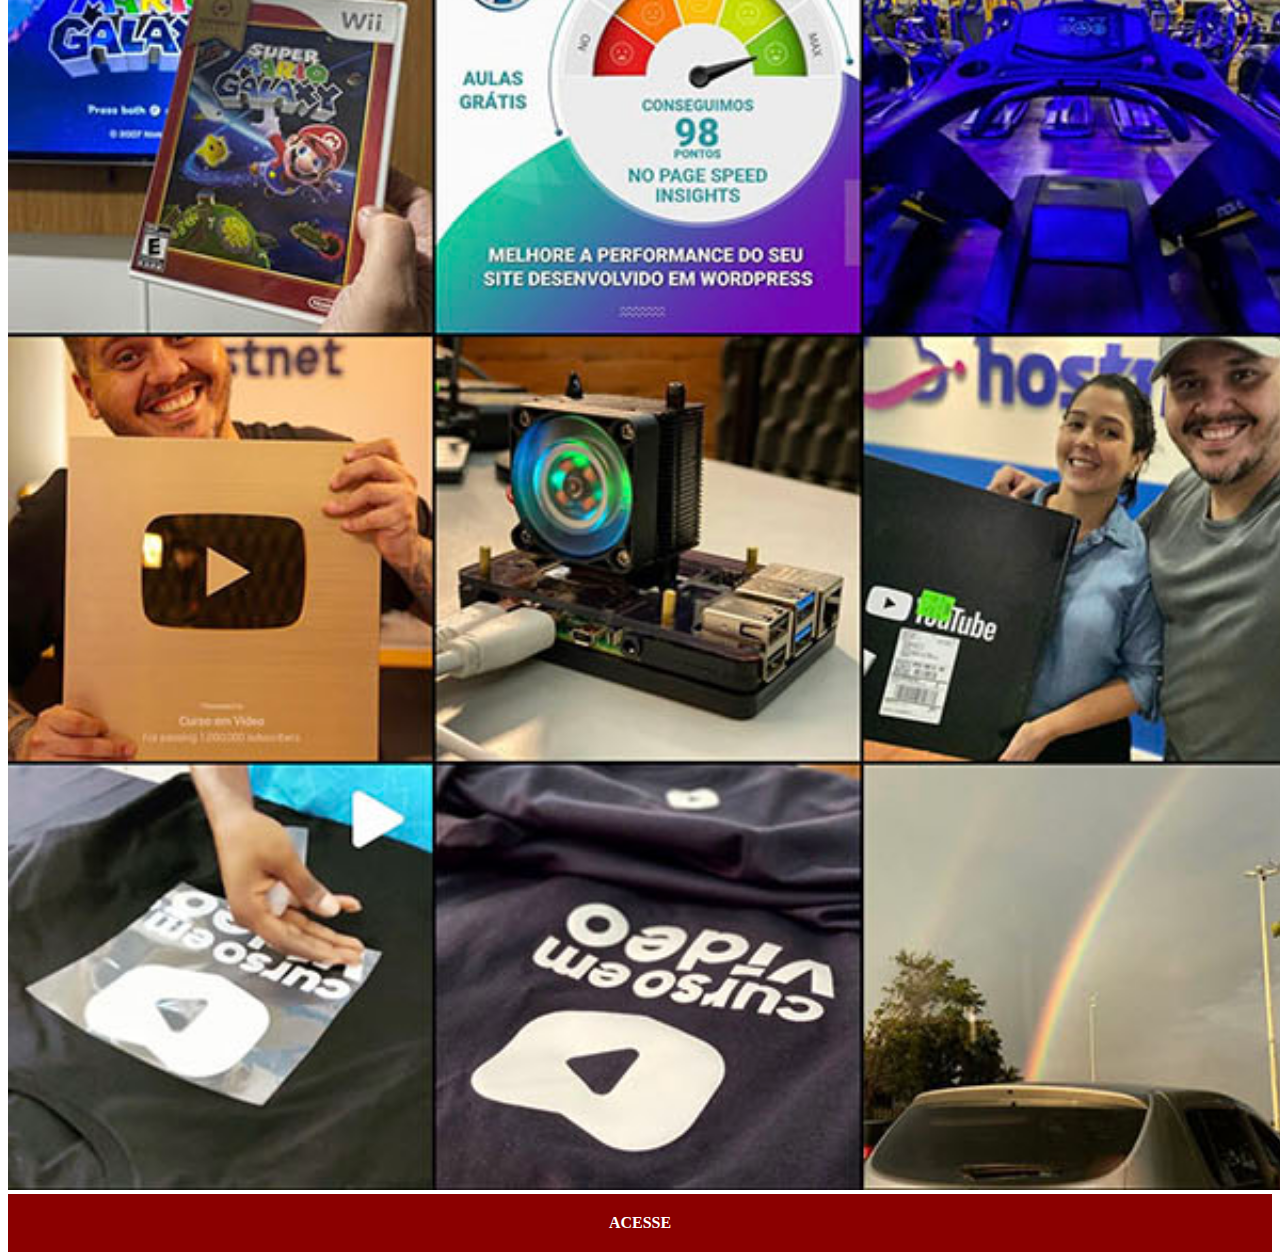
<file: instagram.html>
<!DOCTYPE html>
<html lang="pt-br">
<head>
    <meta charset="UTF-8">
    <meta http-equiv="X-UA-Compatible" content="IE=edge">
    <meta name="viewport" content="width=device-width, initial-scale=1.0">
    <title>Instagram</title>
    <link rel="stylesheet" href="estilos/social.css">
</head>
<body>
    <img src="imagens/tela-instagram.jpg" alt="instagram">
    <a href="https://www.instagram.com/cursoemvideo/" target="_blank">ACESSE</a>
</body>
</html>
</file>
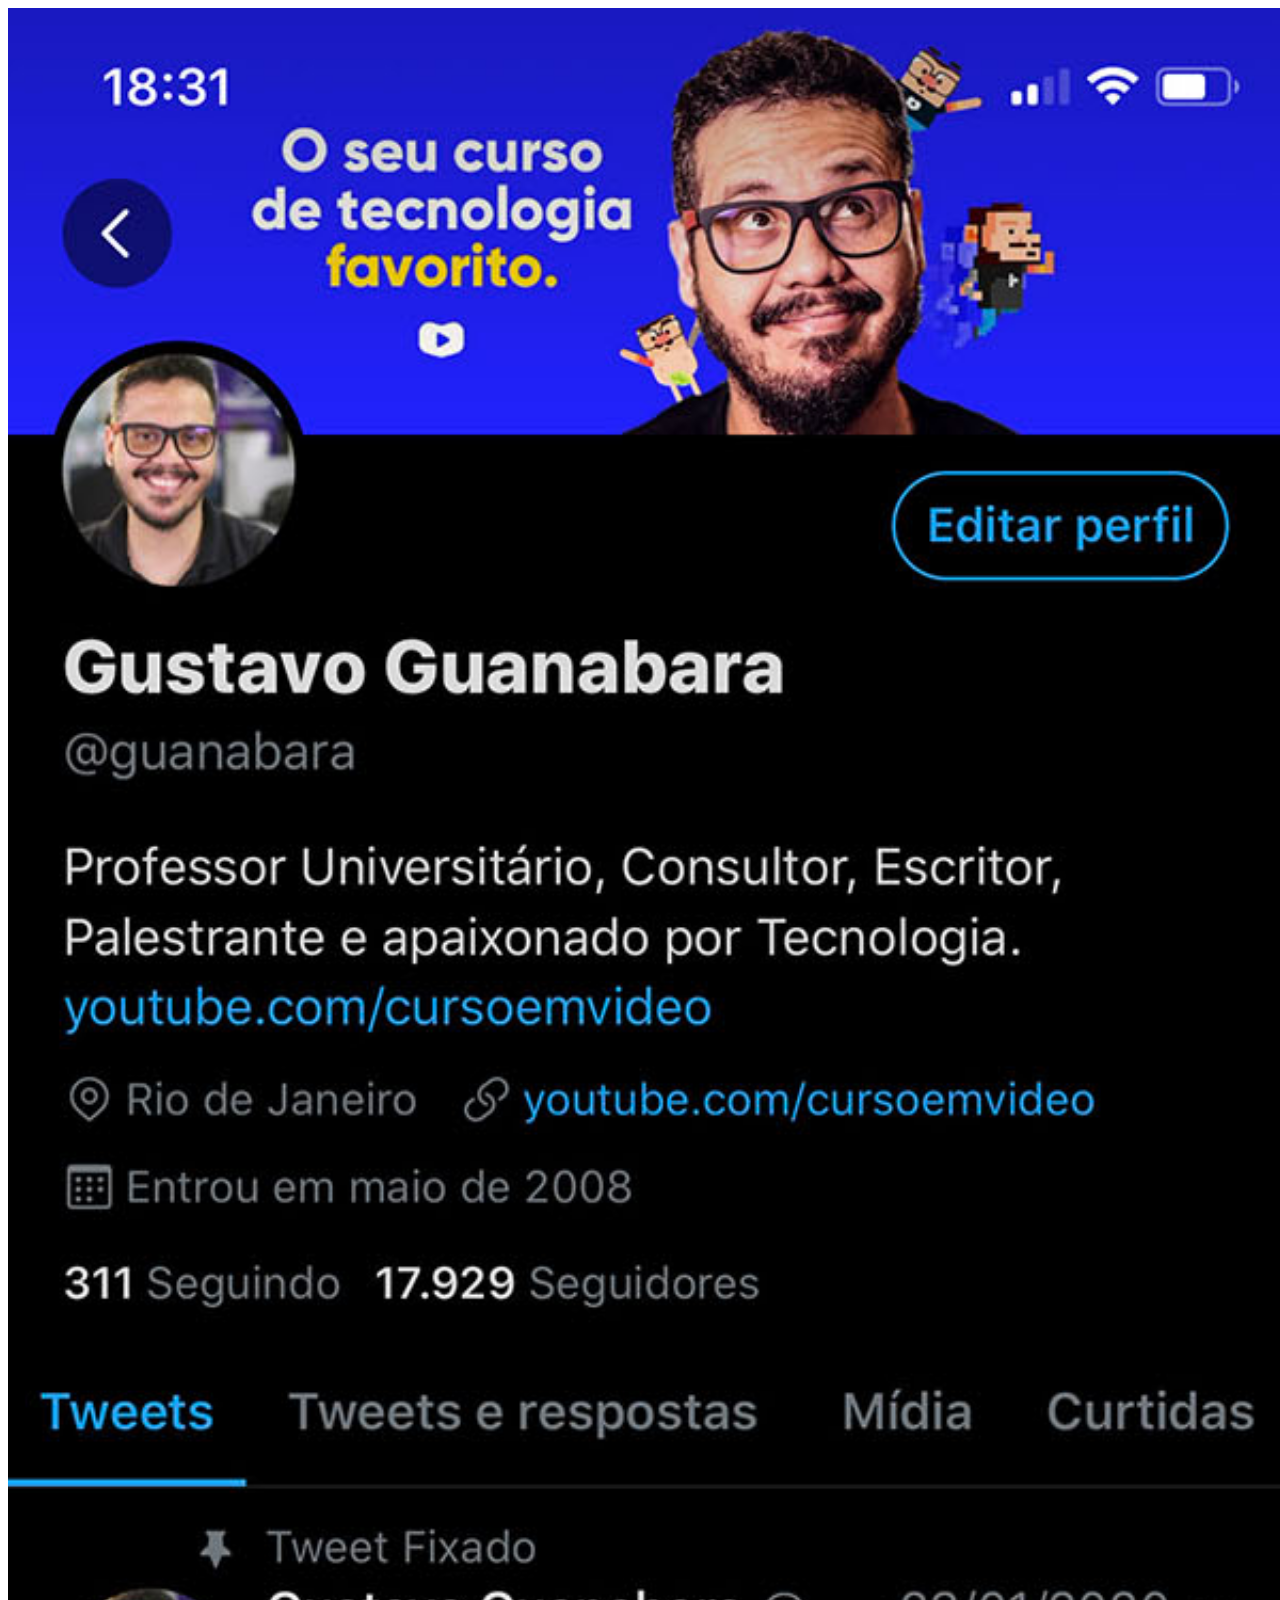
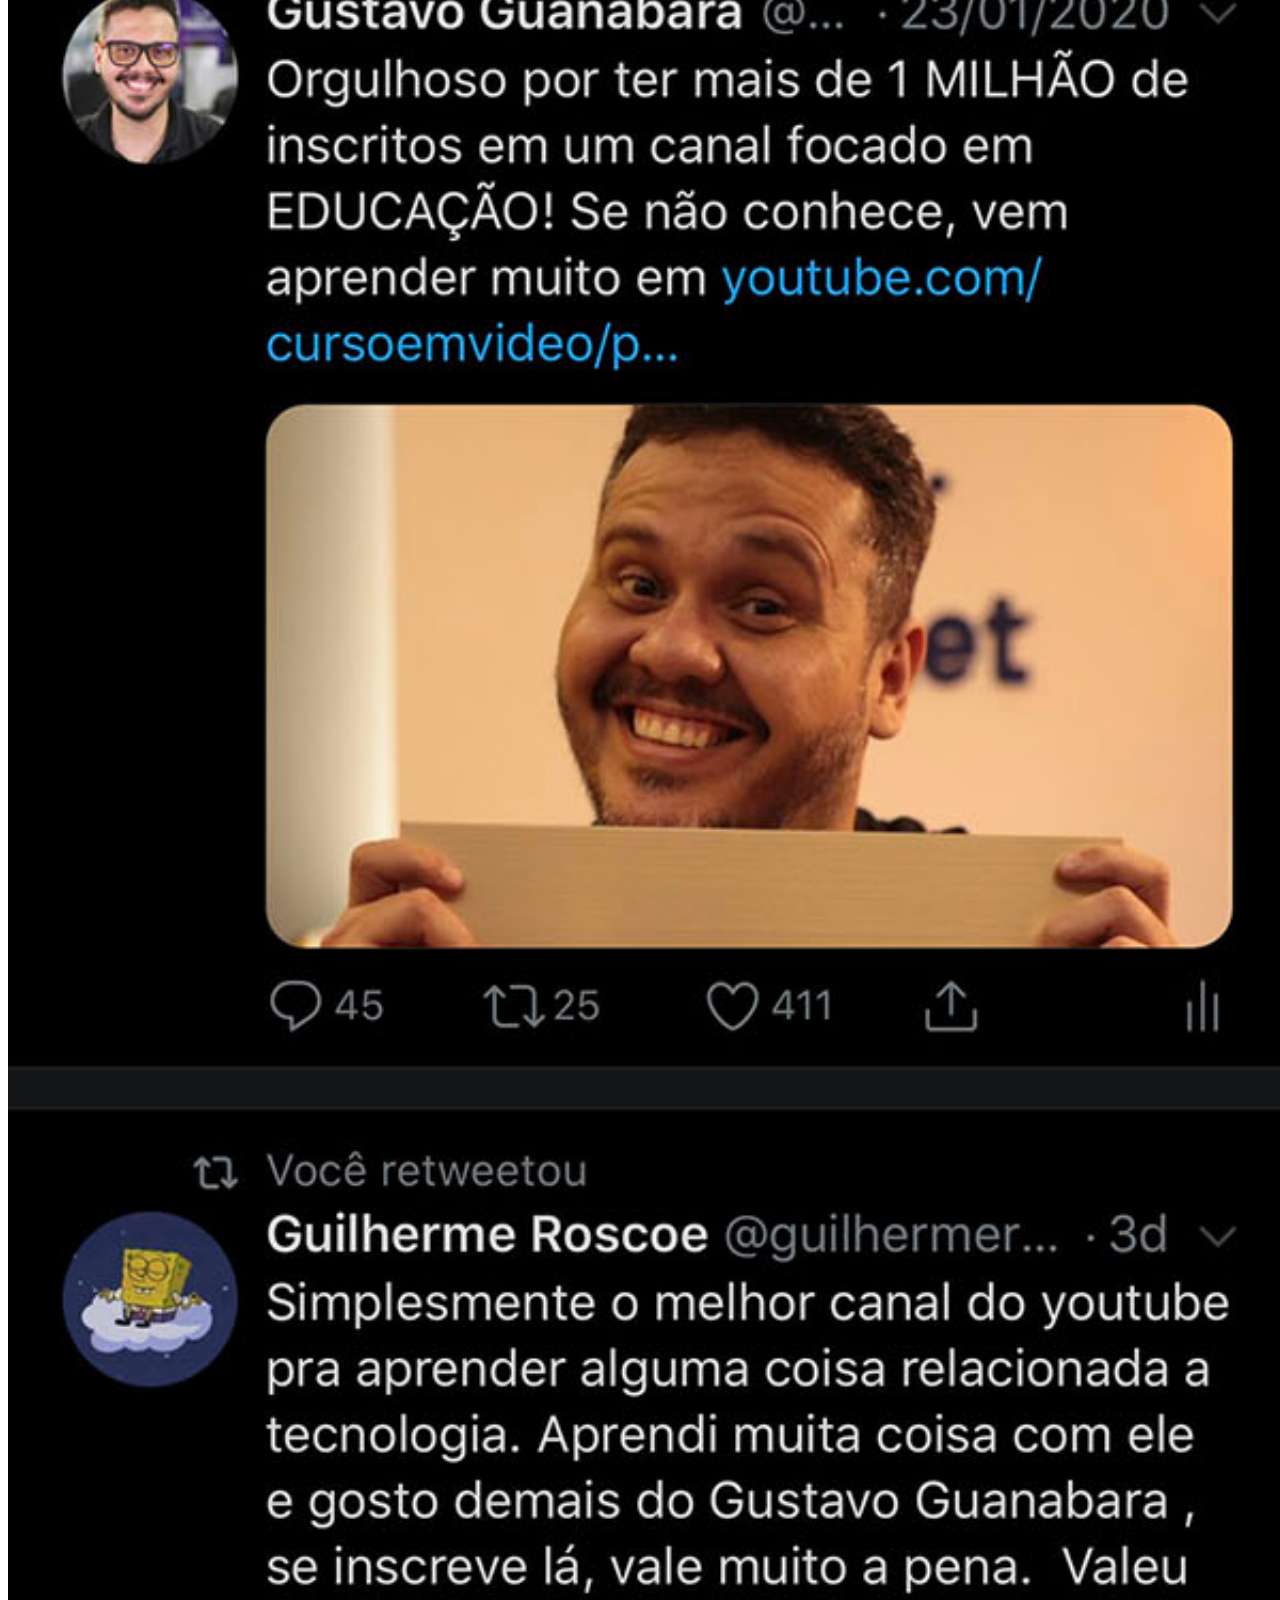
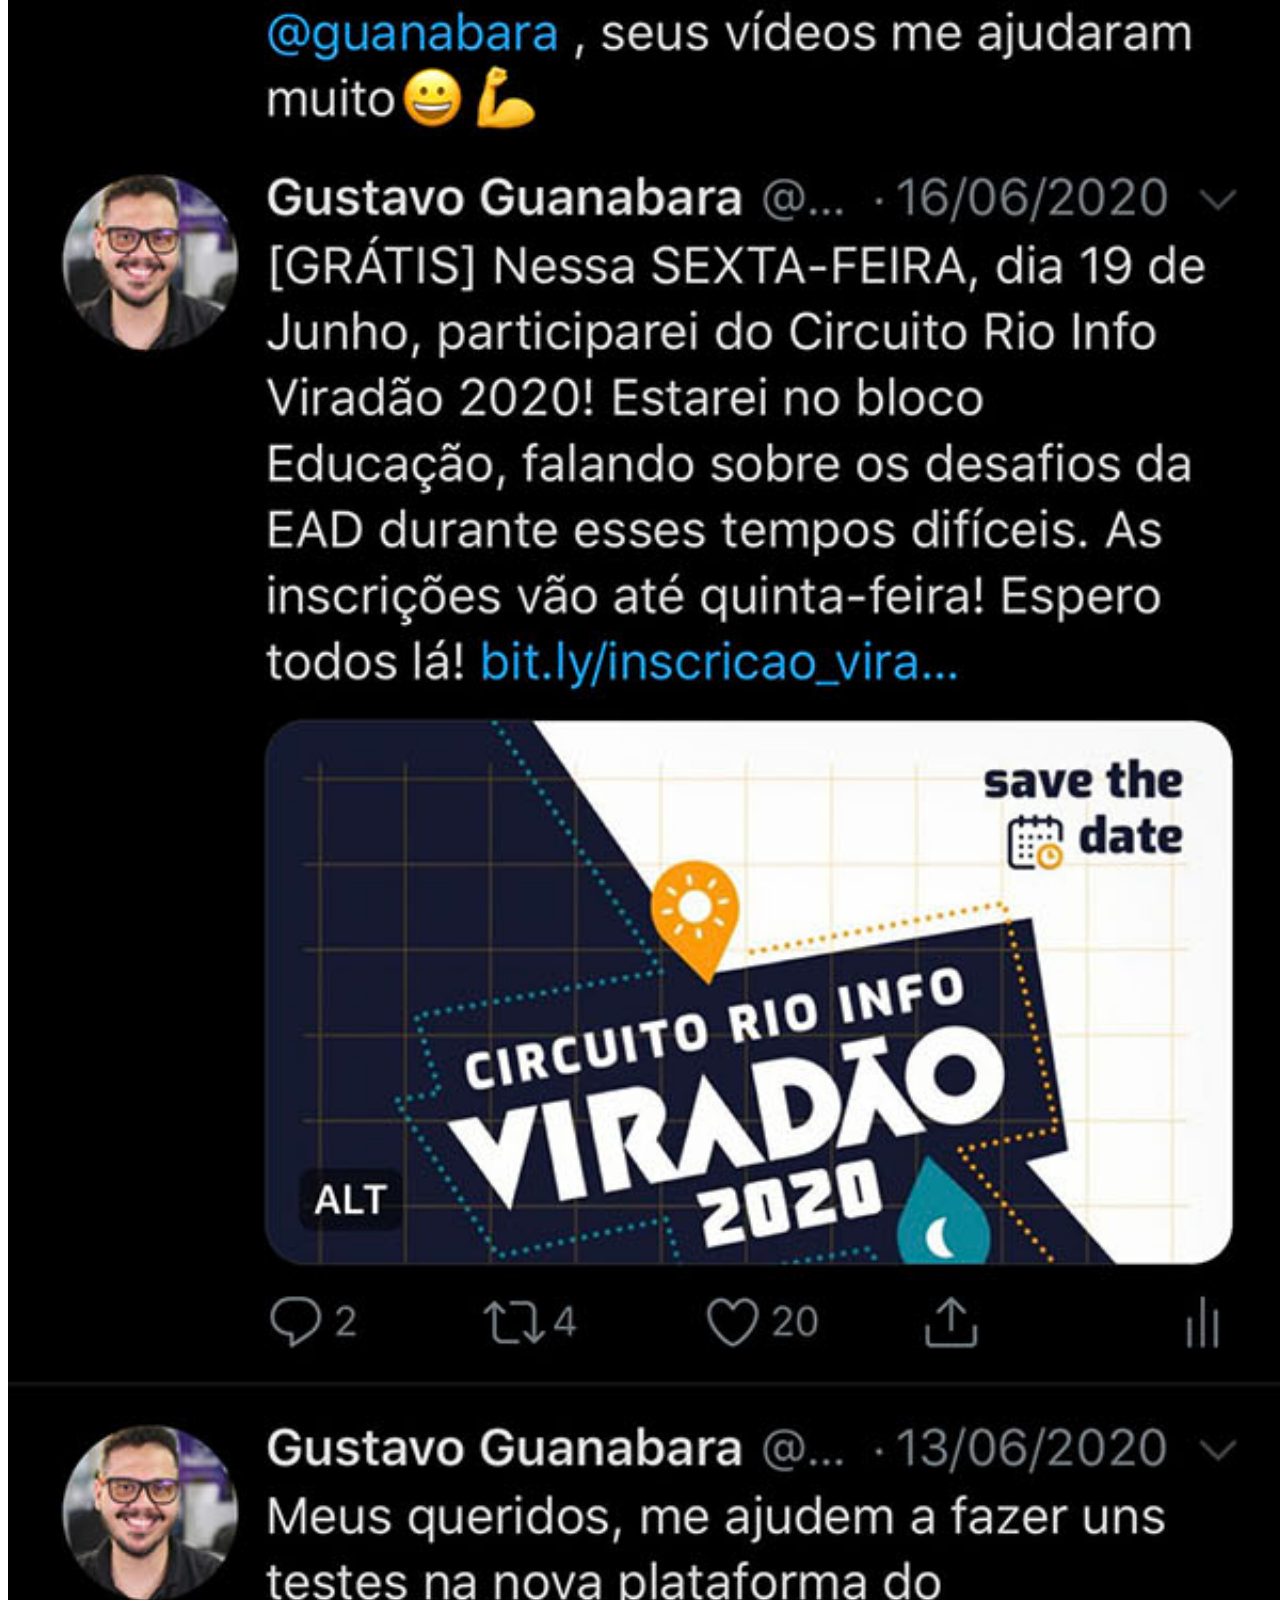
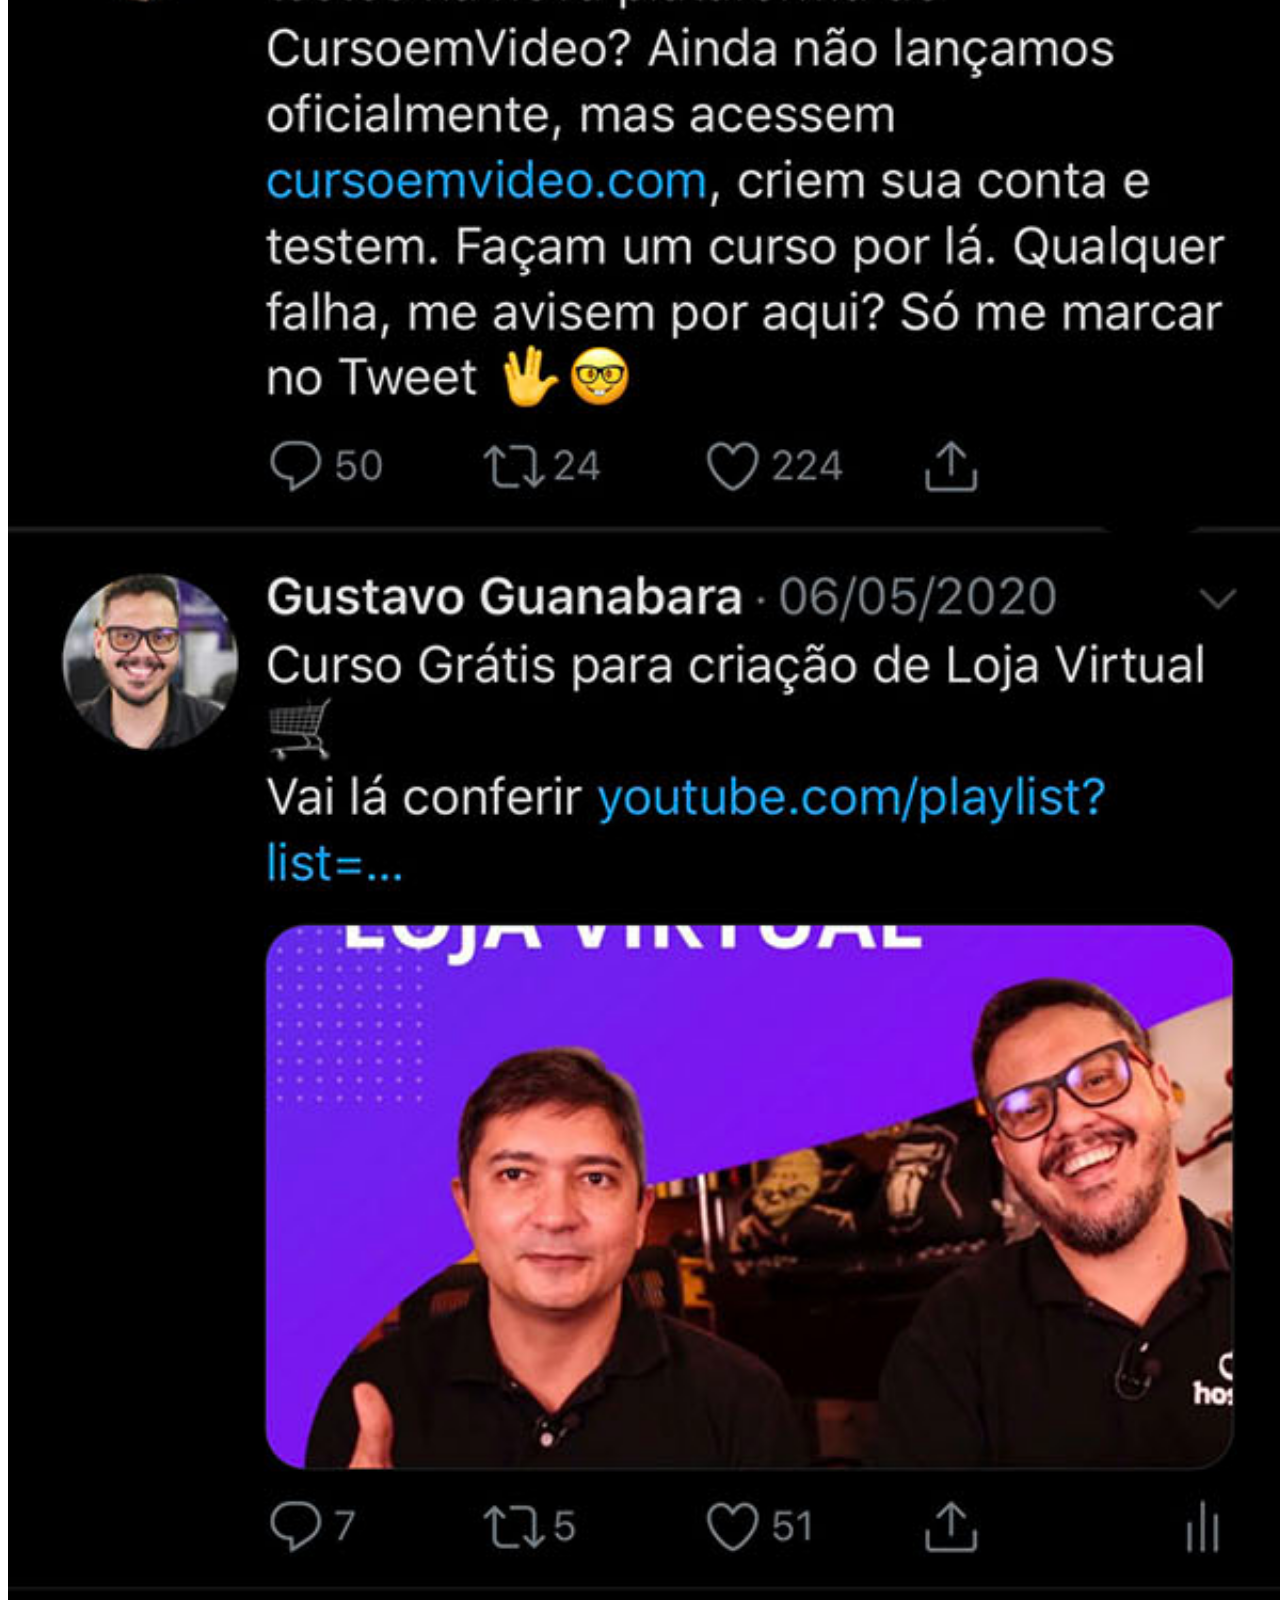
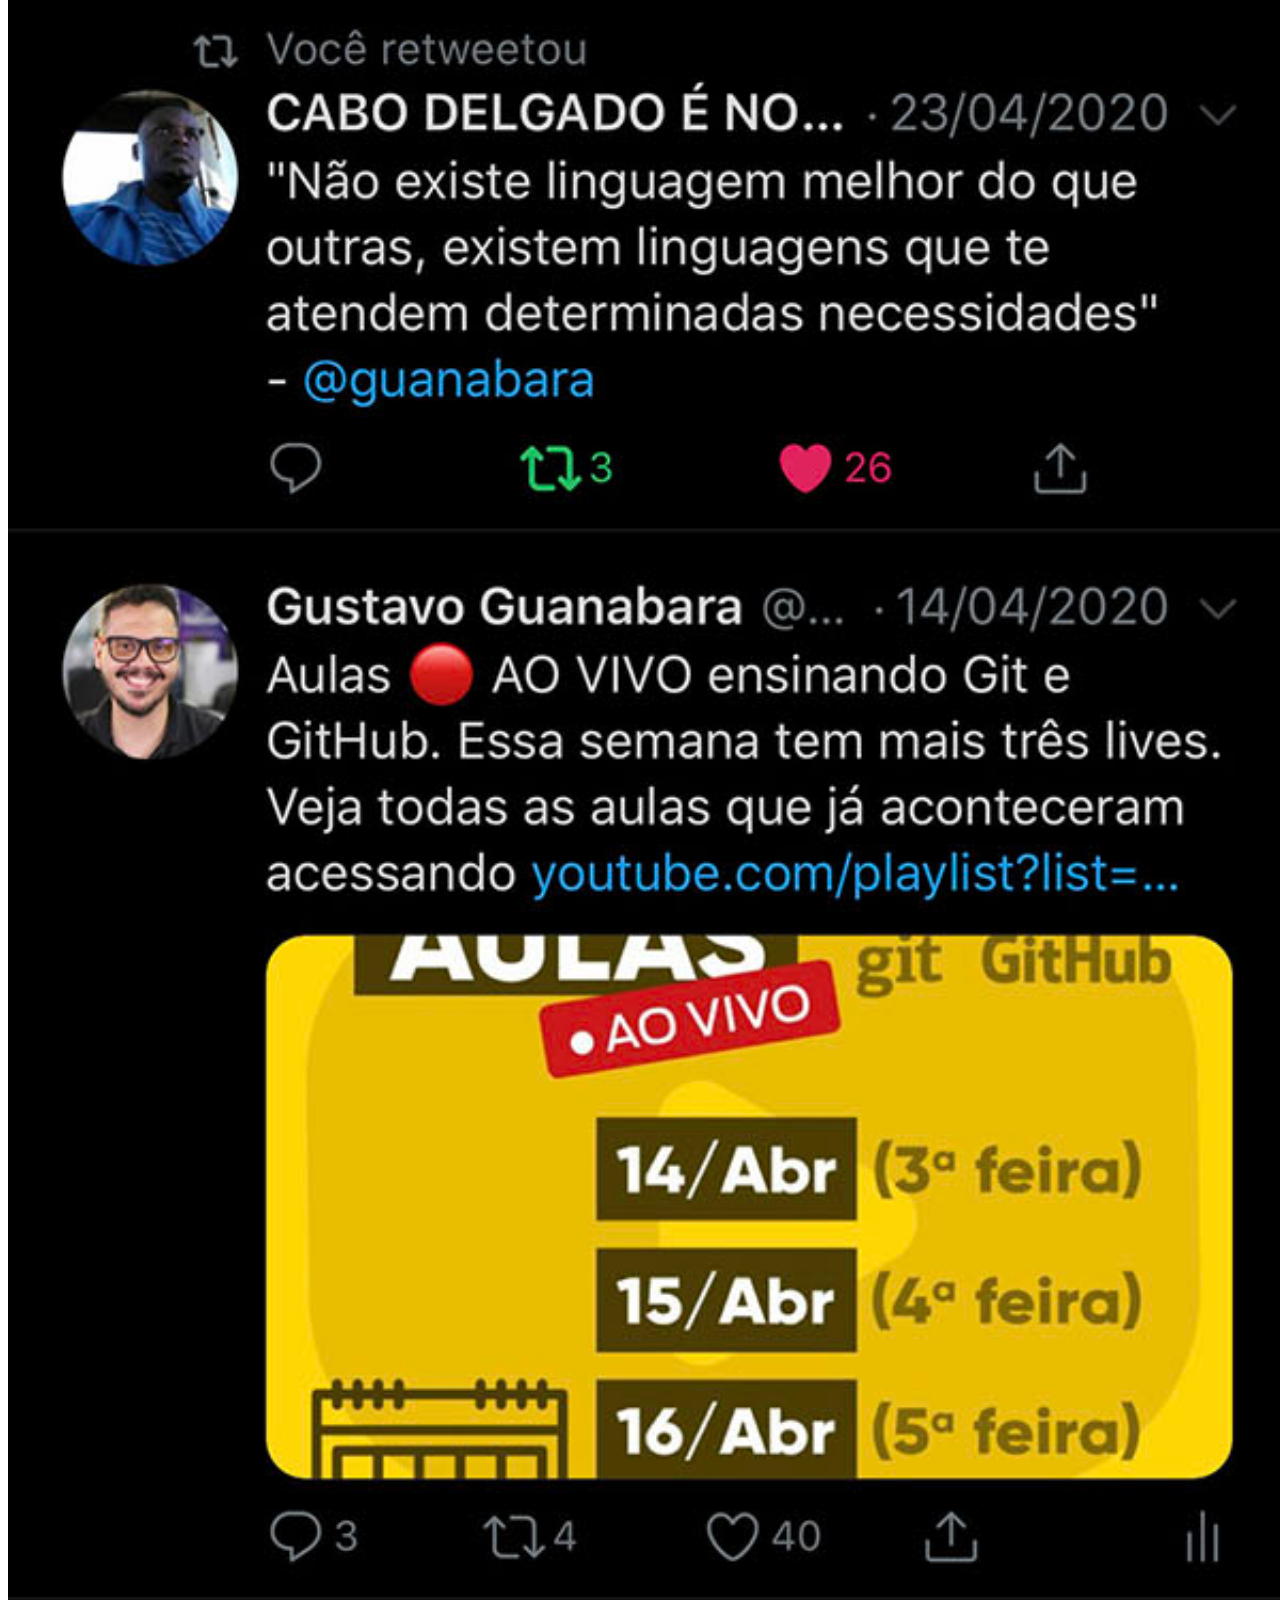
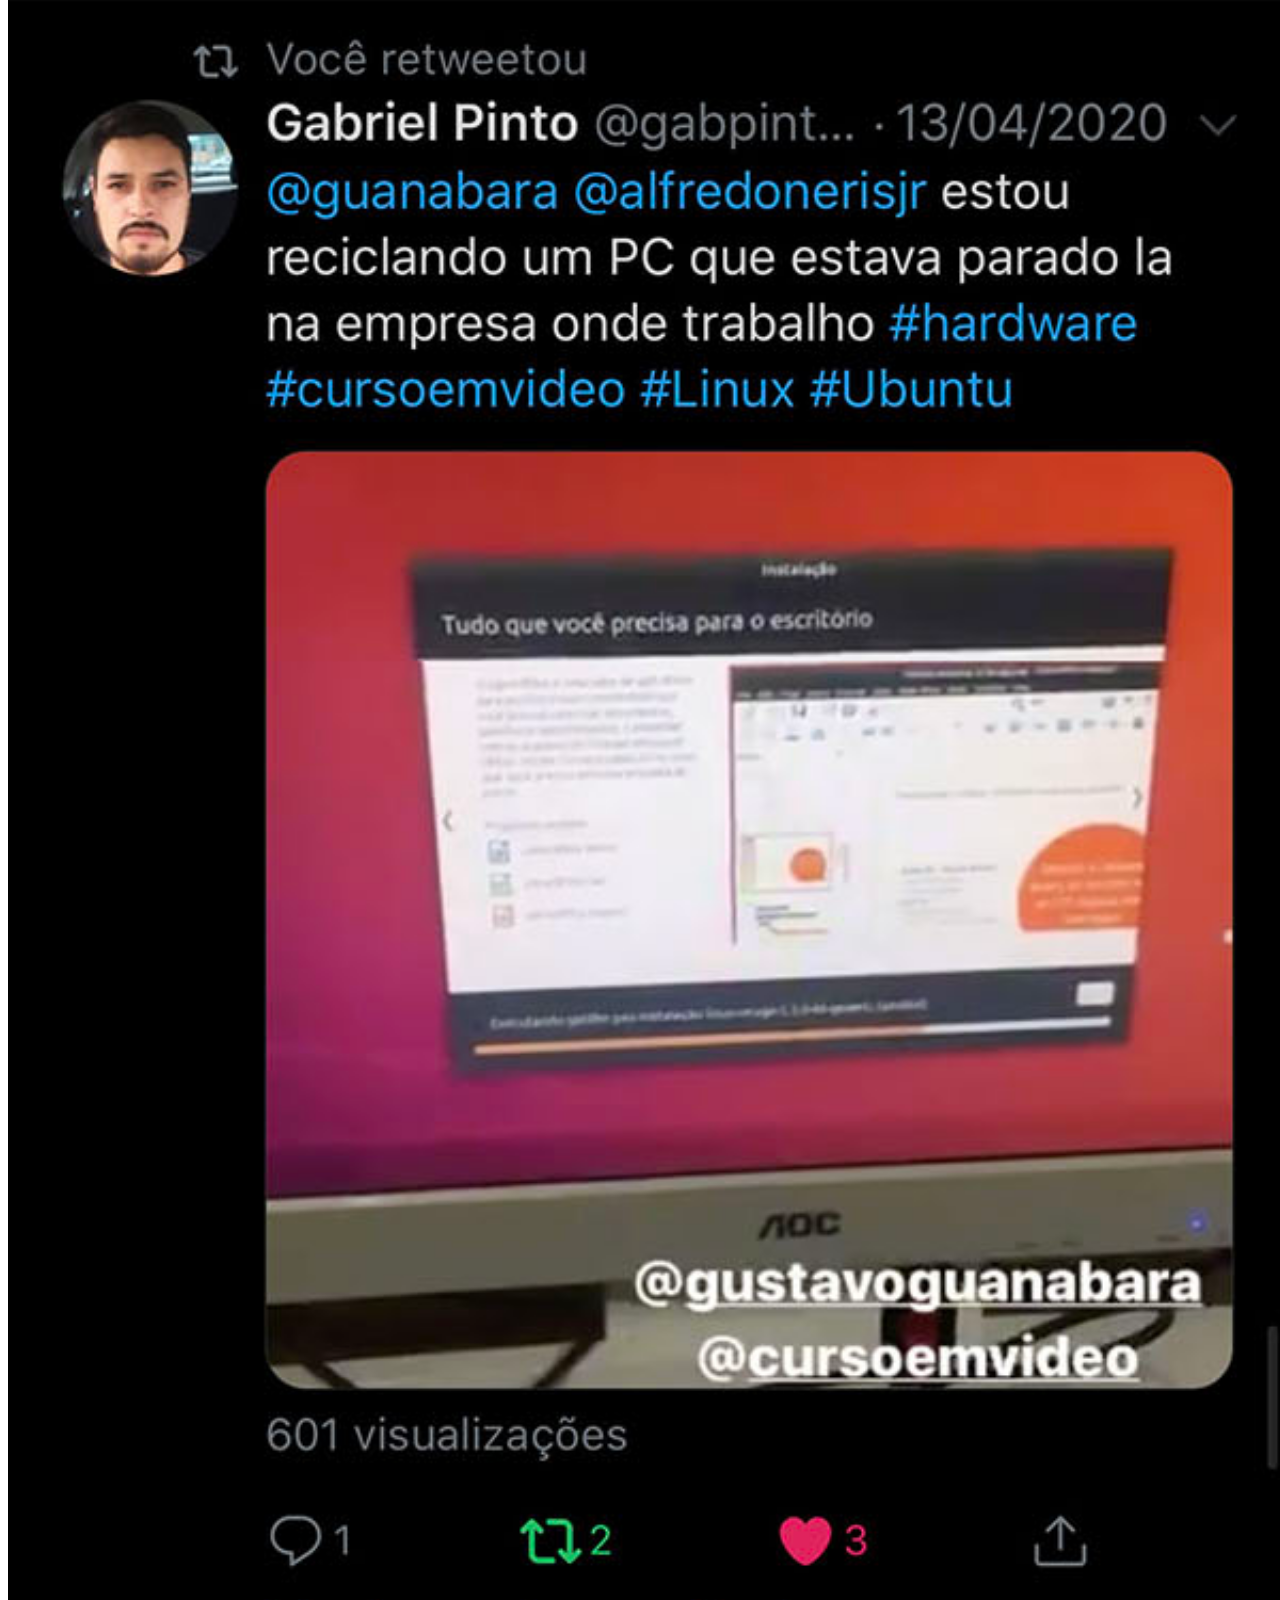
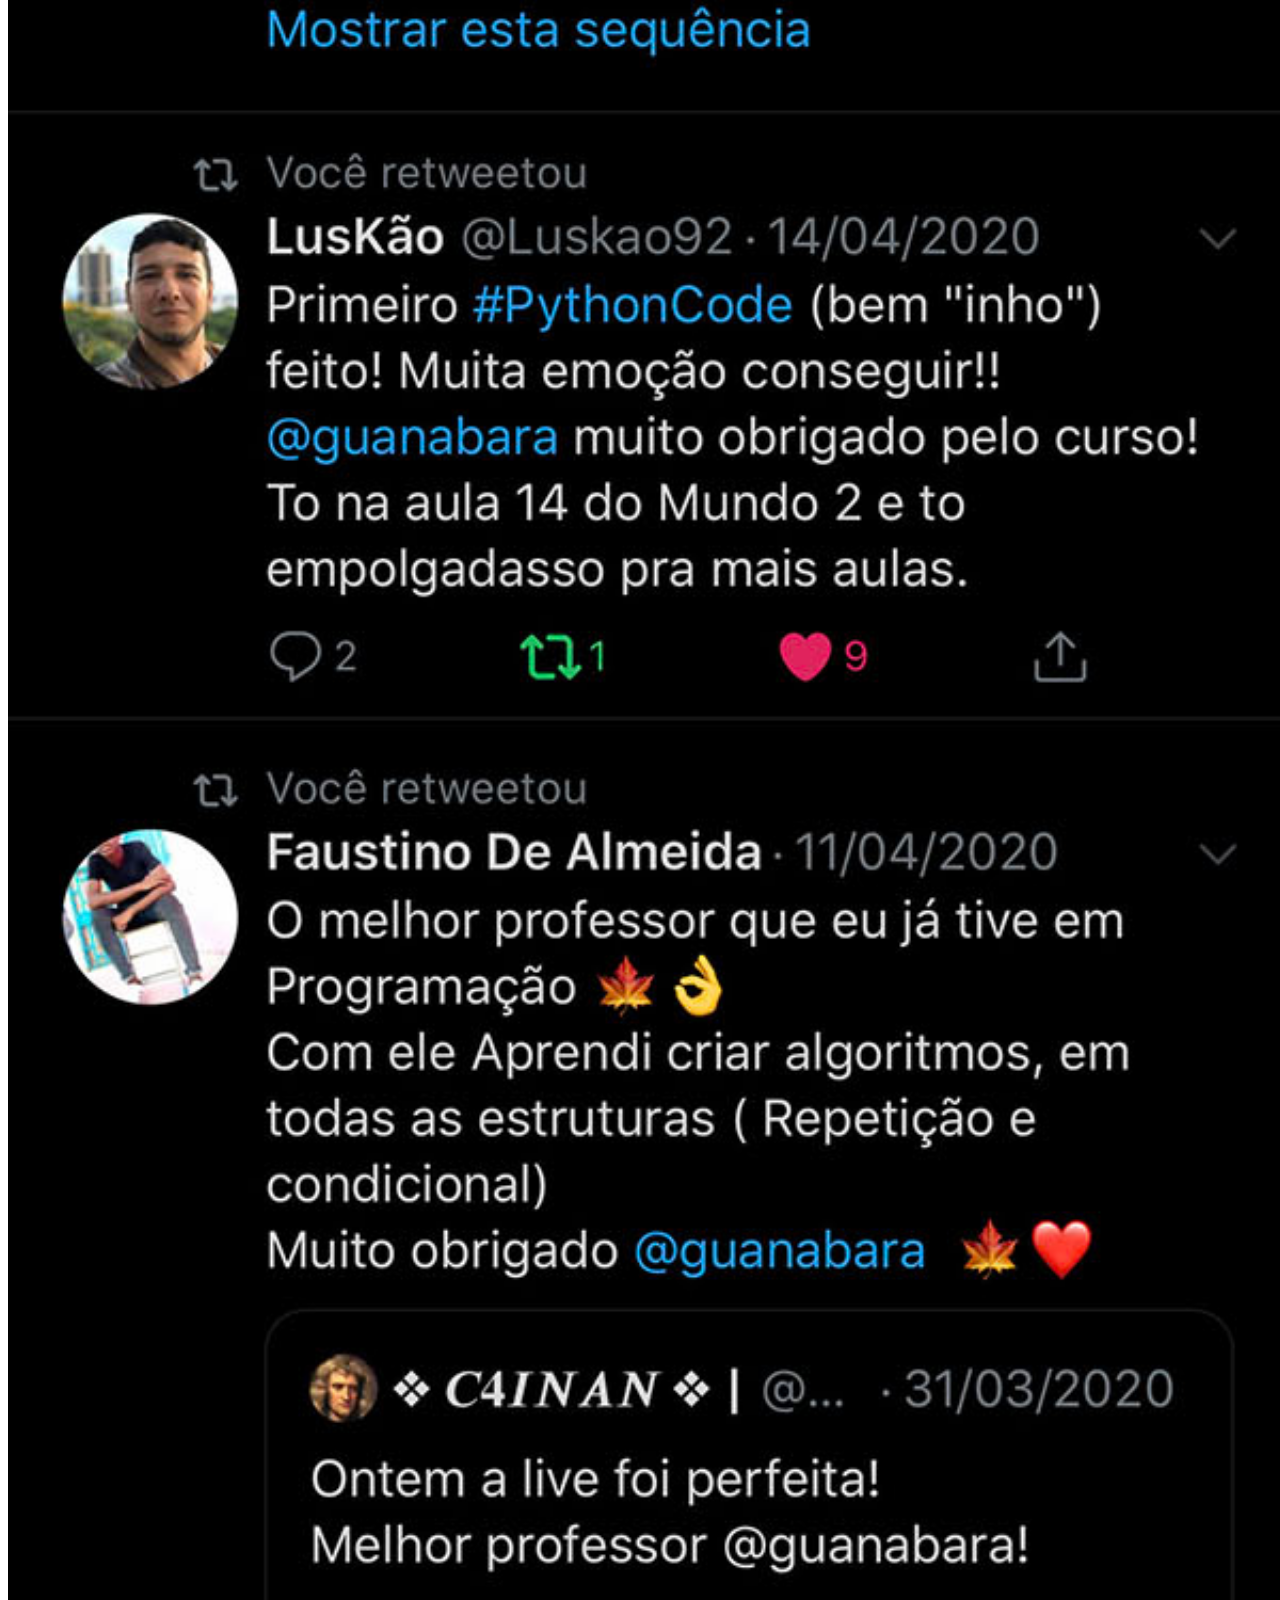
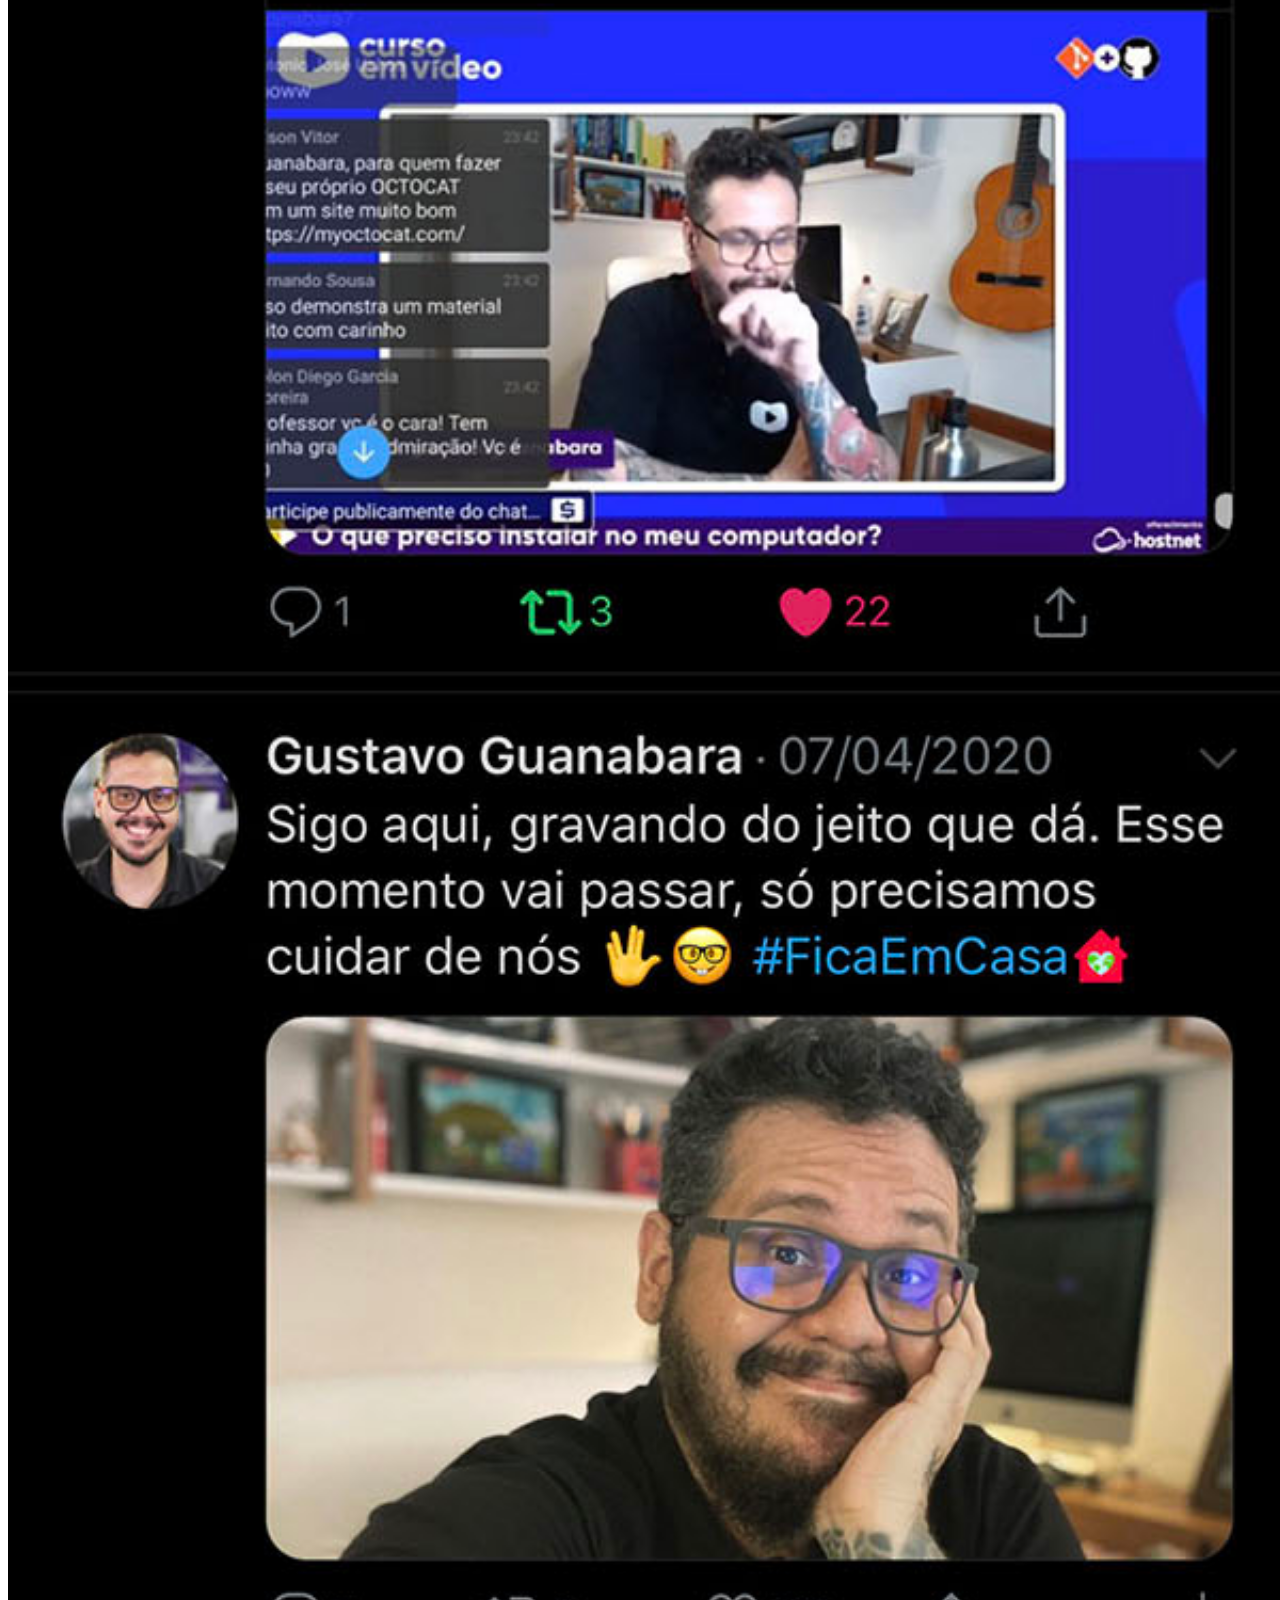
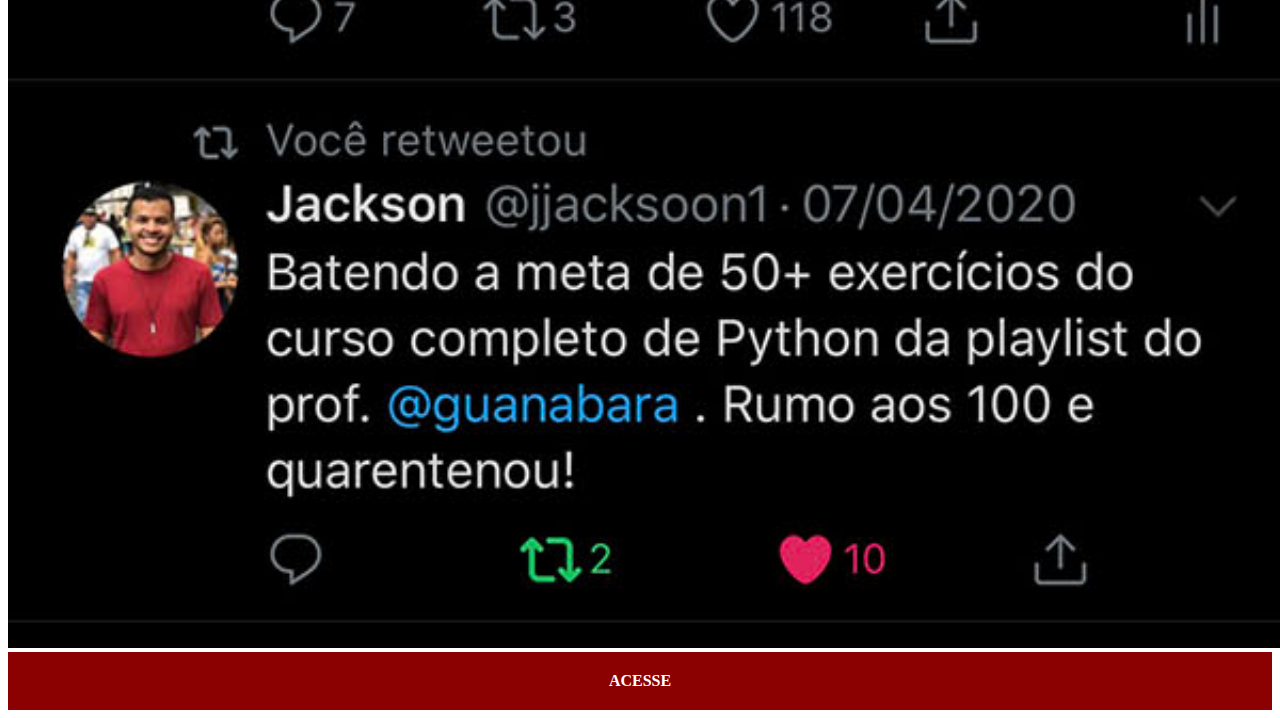
<file: twitter.html>
<!DOCTYPE html>
<html lang="pt-br">
<head>
    <meta charset="UTF-8">
    <meta http-equiv="X-UA-Compatible" content="IE=edge">
    <meta name="viewport" content="width=device-width, initial-scale=1.0">
    <title>Twitter</title>
    <link rel="stylesheet" href="estilos/social.css">
</head>
<body>
    <img src="imagens/tela-twitter.jpg" alt="twitter">
    <a href="https://twitter.com/guanabara?ref_src=twsrc%5Egoogle%7Ctwcamp%5Eserp%7Ctwgr%5Eauthor" target="_blank">ACESSE</a>
</body>
</html>
</file>
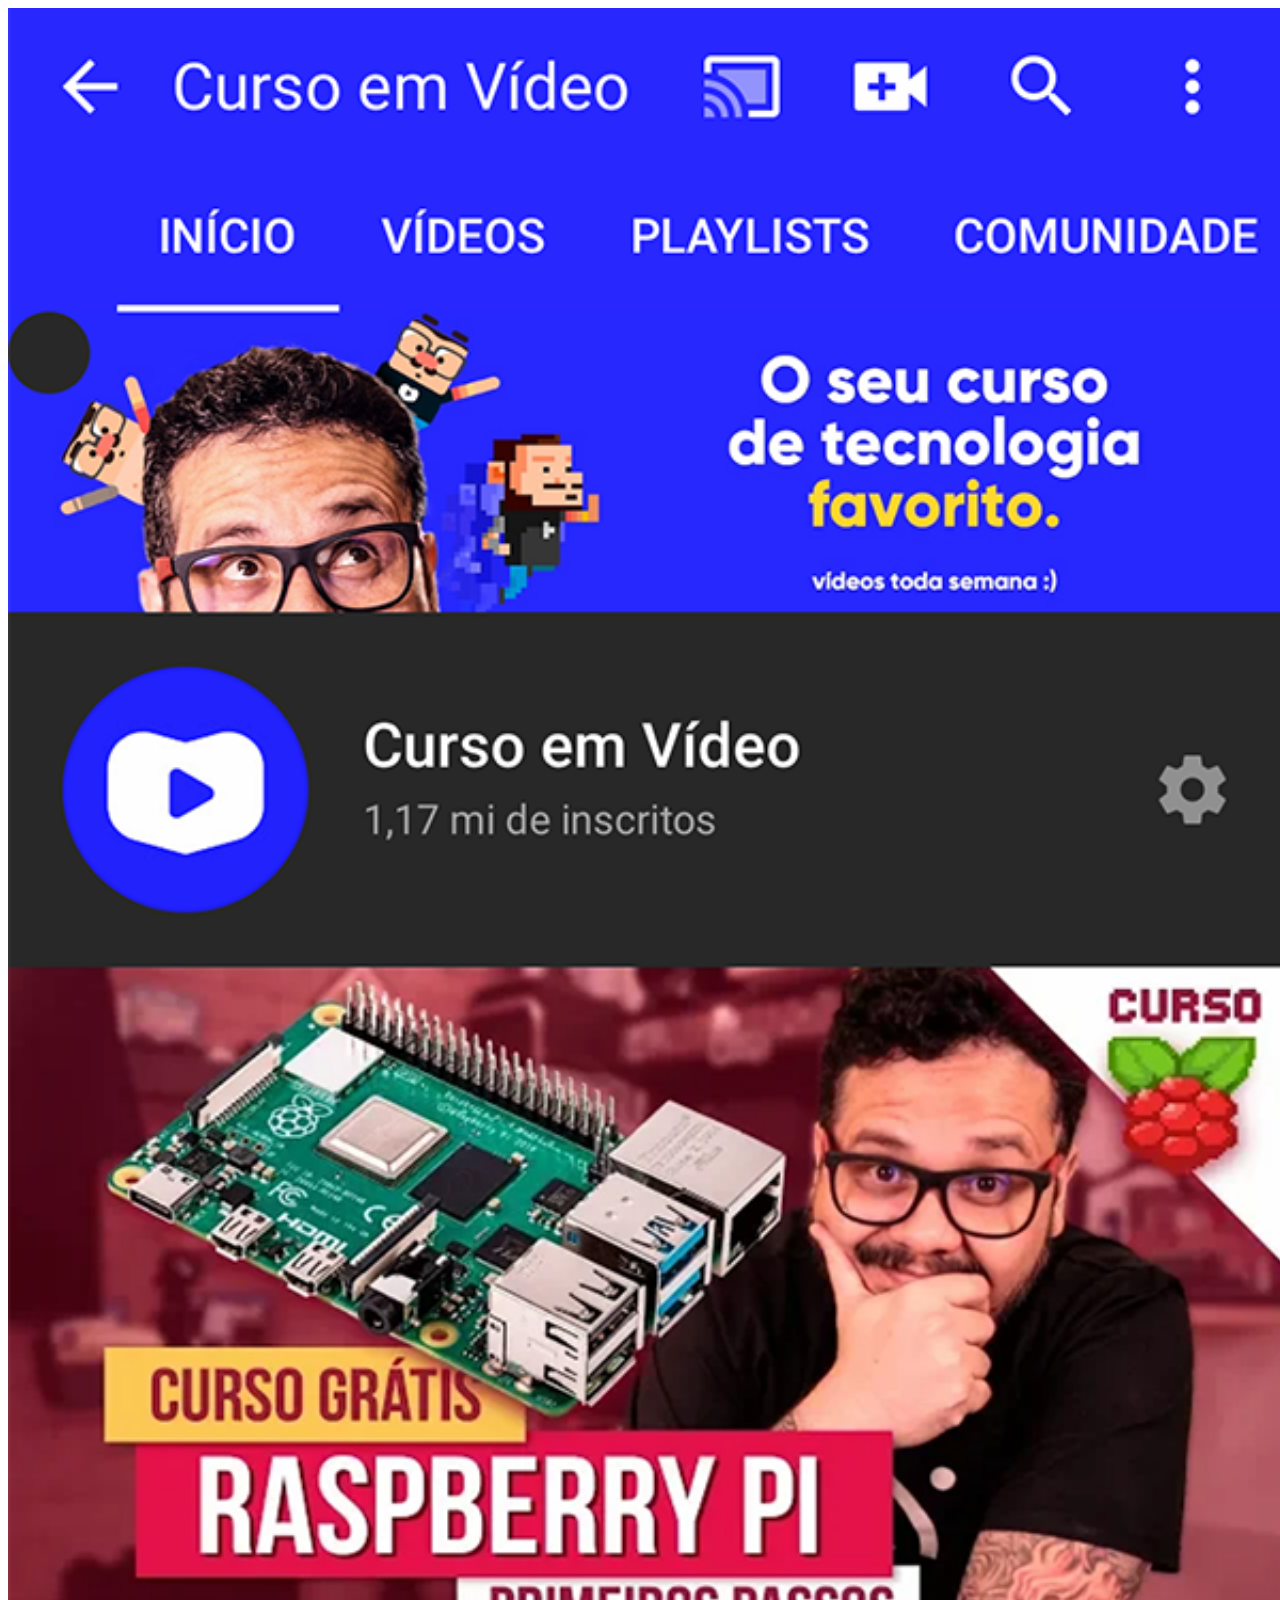
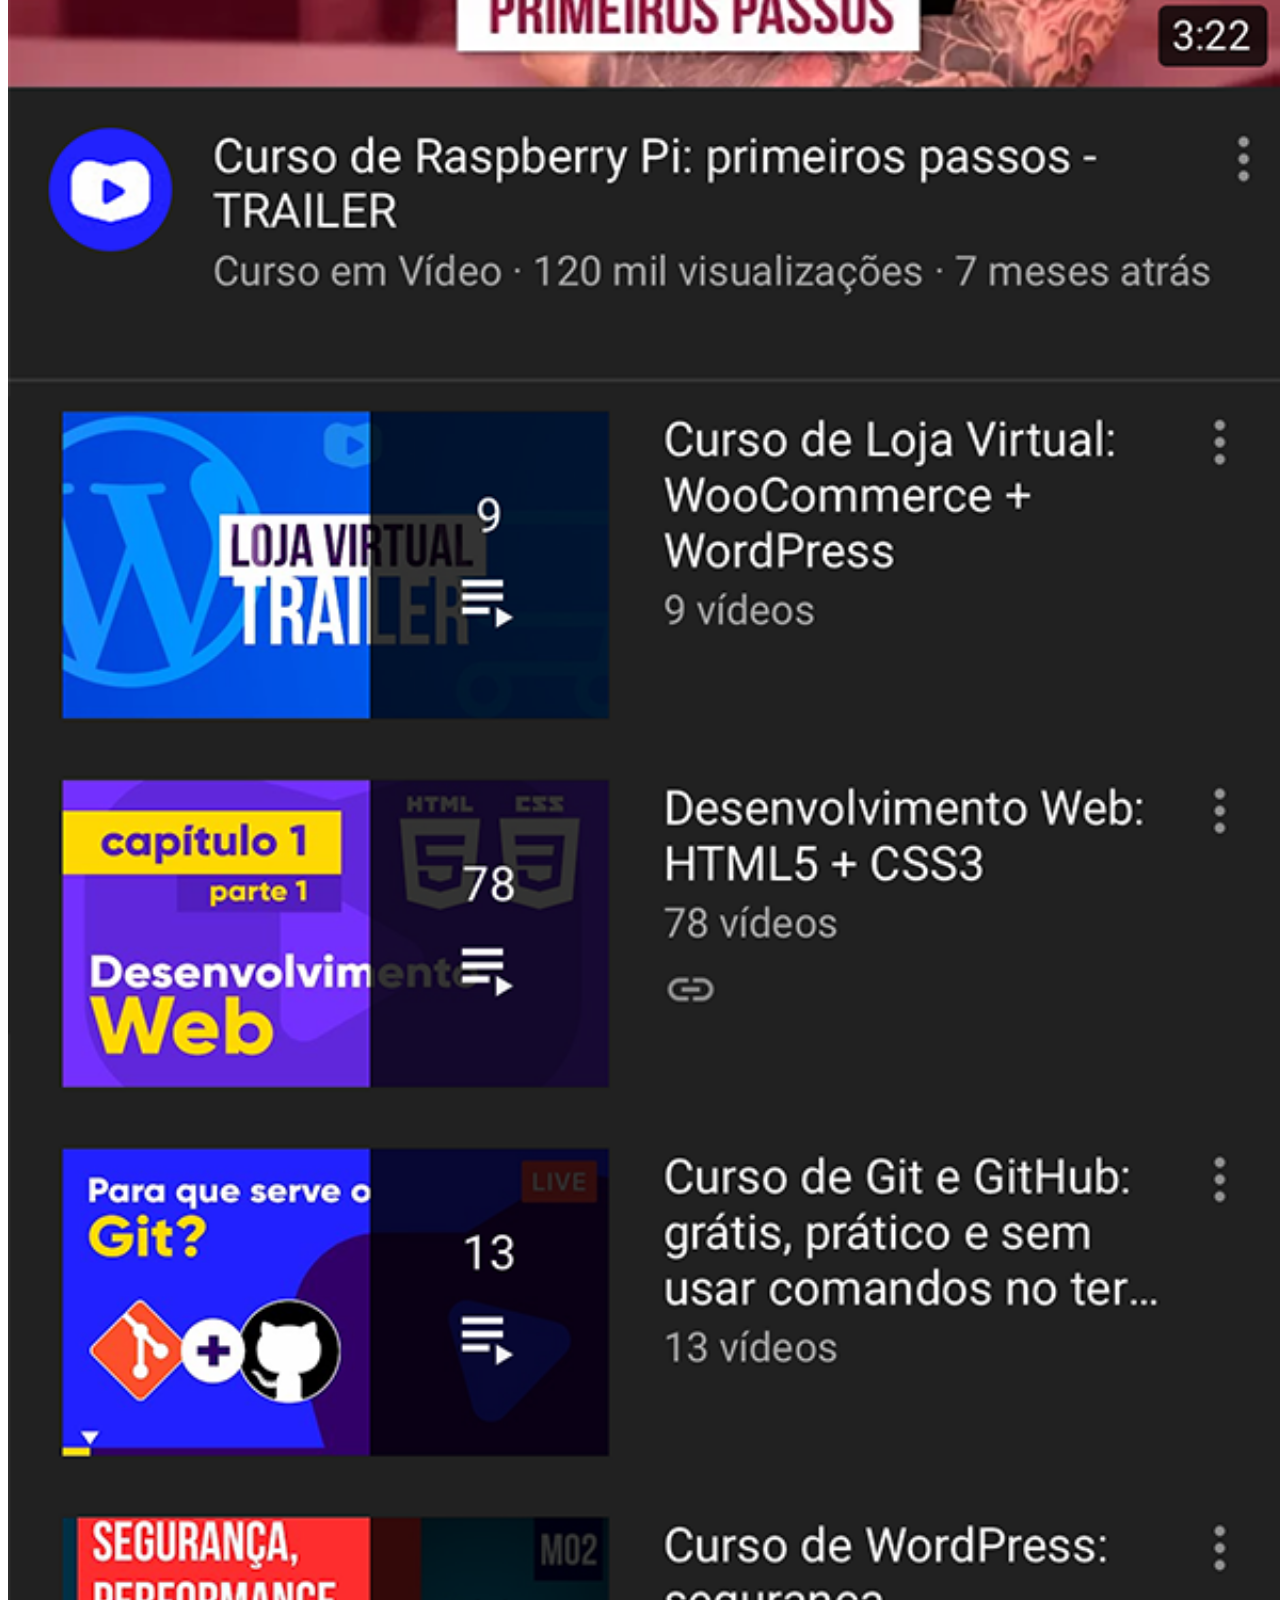
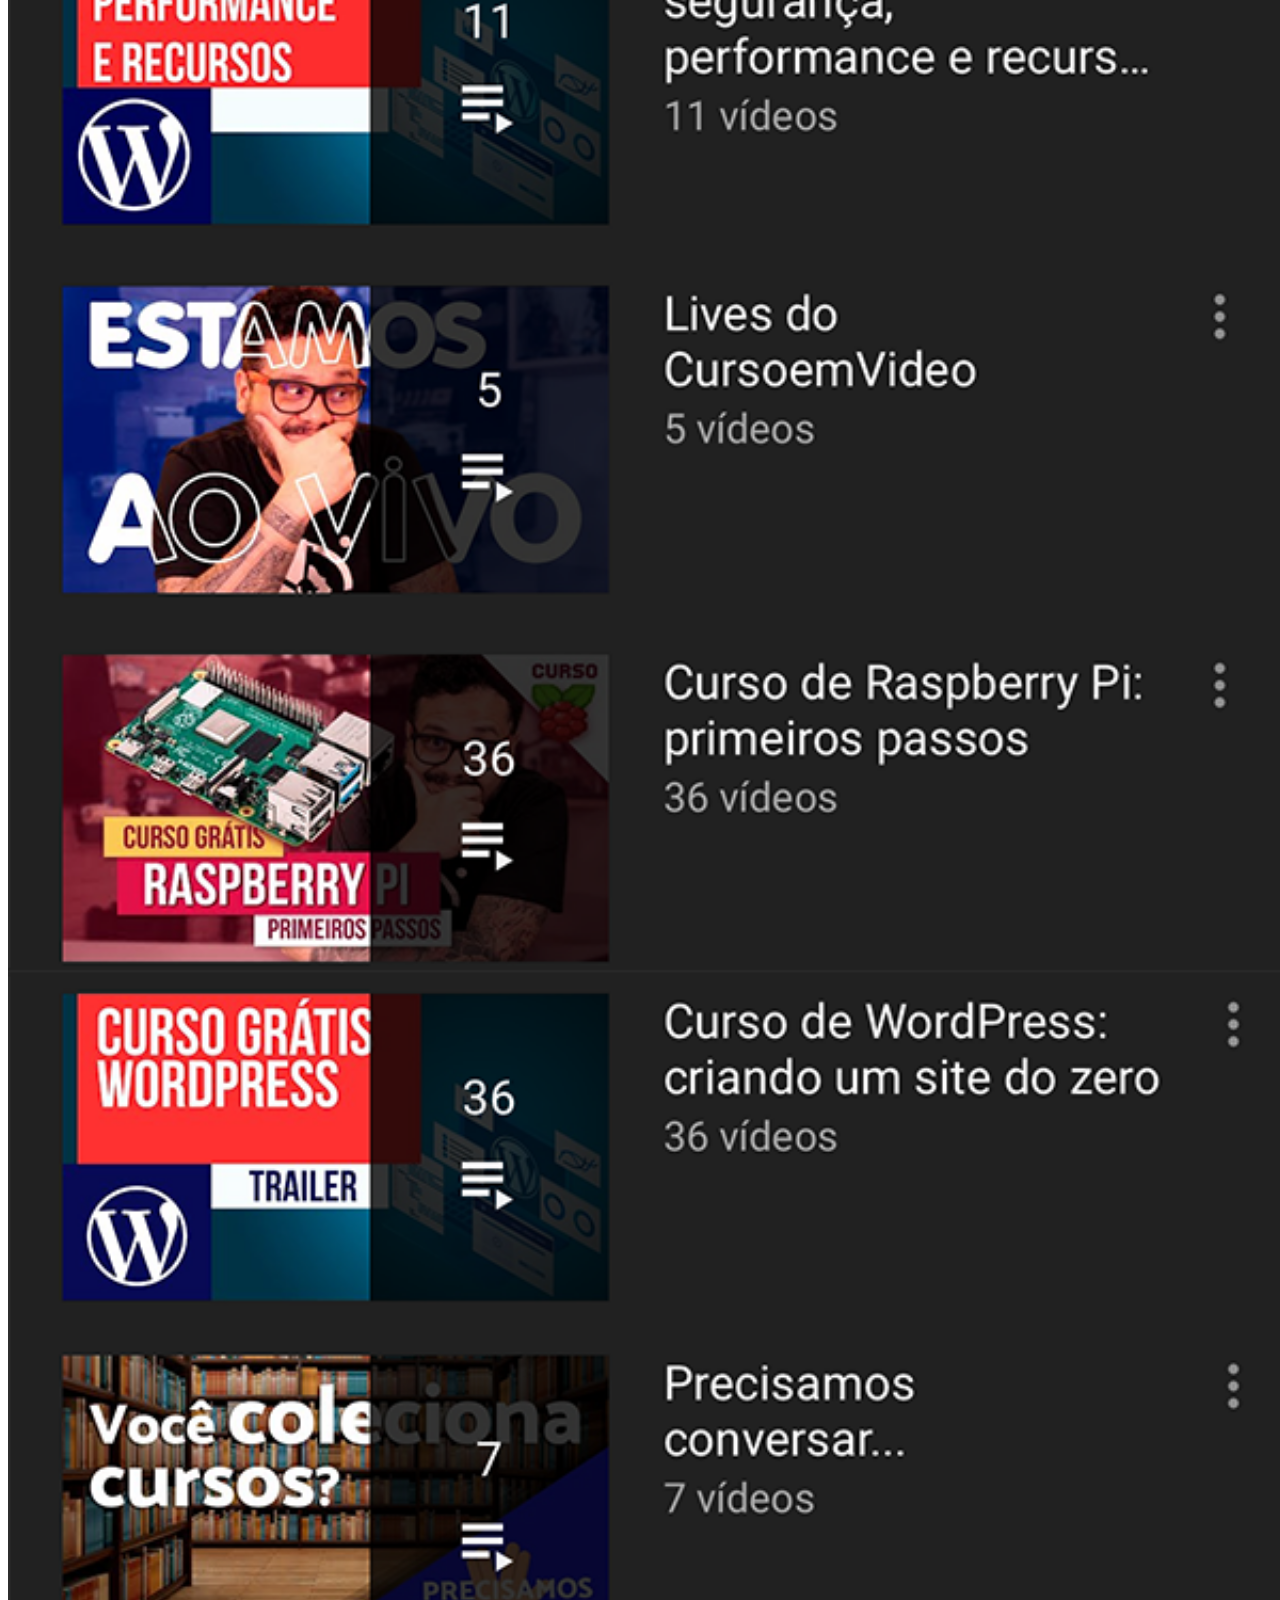
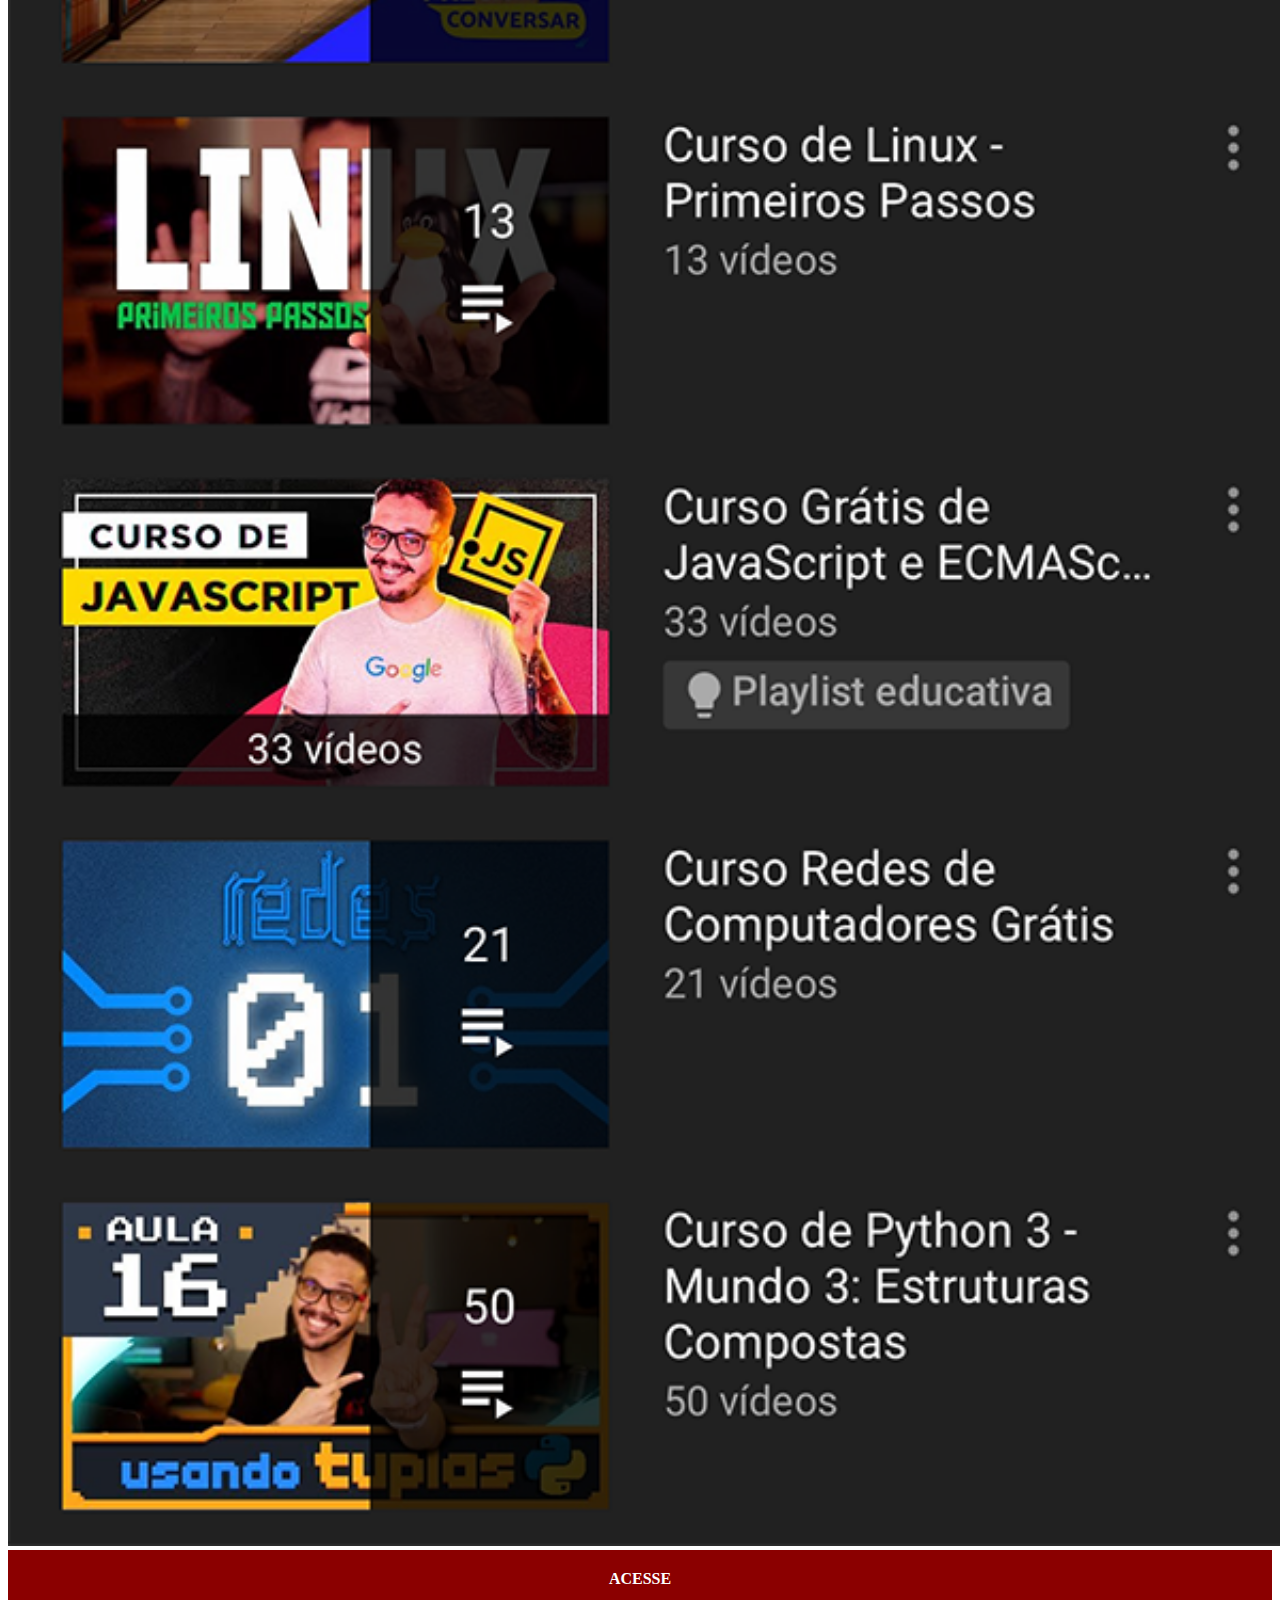
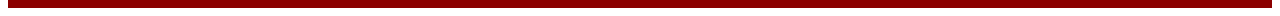
<file: youtube.html>
<!DOCTYPE html>
<html lang="pt-br">
<head>
    <meta charset="UTF-8">
    <meta http-equiv="X-UA-Compatible" content="IE=edge">
    <meta name="viewport" content="width=device-width, initial-scale=1.0">
    <title>YouTube</title>
    <link rel="stylesheet" href="estilos/social.css">
</head>
<body>
    <img src="imagens/tela-youtube.png" alt="YouTube">
    <a href="https://www.youtube.com/@CursoemVideo" target="_blank">ACESSE</a>
</body>
</html>
</file>
<file: estilos/style.css>
@charset "UTF-8"

*{
    margin: 0px;
    padding: 0px;
    font-family: Arial, Helvetica, sans-serif;
}

html, body{
    height: 100vh;
    width: 100vw;
}

body{
    background: url('../imagens/fundo-madeira.jpg') no-repeat top center;
    background-size: cover;
    background-attachment: fixed;
}

main{
    height: 100vh;
    position: relative;
}

#telefone{
    height: 627px;
    width: 311px;
    position: absolute;
    top: 50%;
    left: 50%;
    transform: translate(-50%, -50%);
    background: url('../imagens/frame-iphone.png') no-repeat;
    
}

#tela{
    position: relative;
    top: 80px;
    left: 22px;
    width: 263px;
    height: 470px;
}

#redes-sociais{
    text-align: right;
}

#redes-sociais img{
    width: 50px;
    margin: 10px;
    border-radius: 50%;
    box-shadow: 2px 2px 5px black;
    box-sizing: border-box;
}

#redes-sociais img:hover{
    border: 2px solid rgba(255, 255, 255, 0.636);
    transform: translate(-3px, -3px);
    box-shadow: 5px 5px 10px black;
    transition: transform 0.5s;
}
</file>
<file: estilos/social.css>
@charset "UTF-8"

*{
    margin: 0px;
    padding: 0px;
    font-family: Arial, Helvetica, sans-serif;
}

::-webkit-scrollbar{
    width: 0px;
    height: 0px;
}

img{
    width: 100vw;
}

a{
    display: block;
    background-color: darkred;
    color: white;
    padding: 20px;
    text-align: center;
    font-weight: bolder;
    text-decoration: none;
}

a:hover{
    background-color: red;
}
</file>
